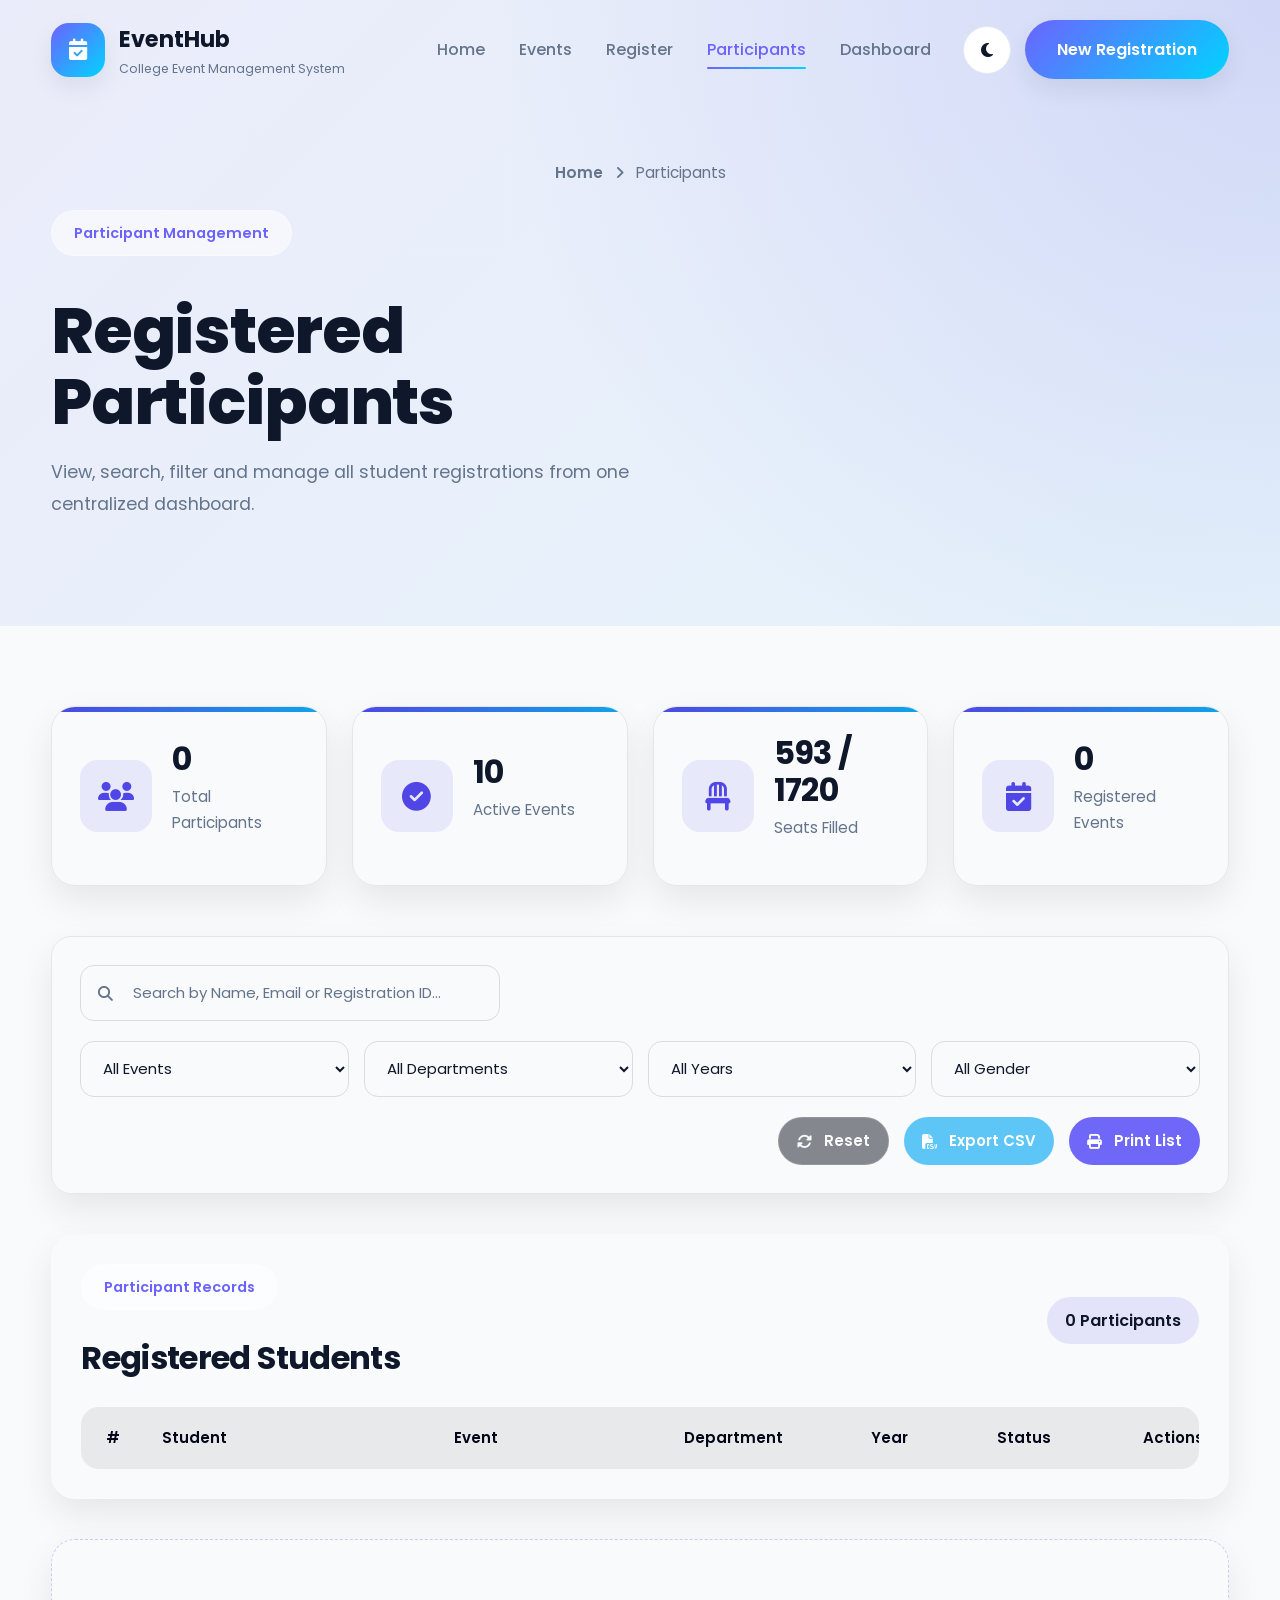
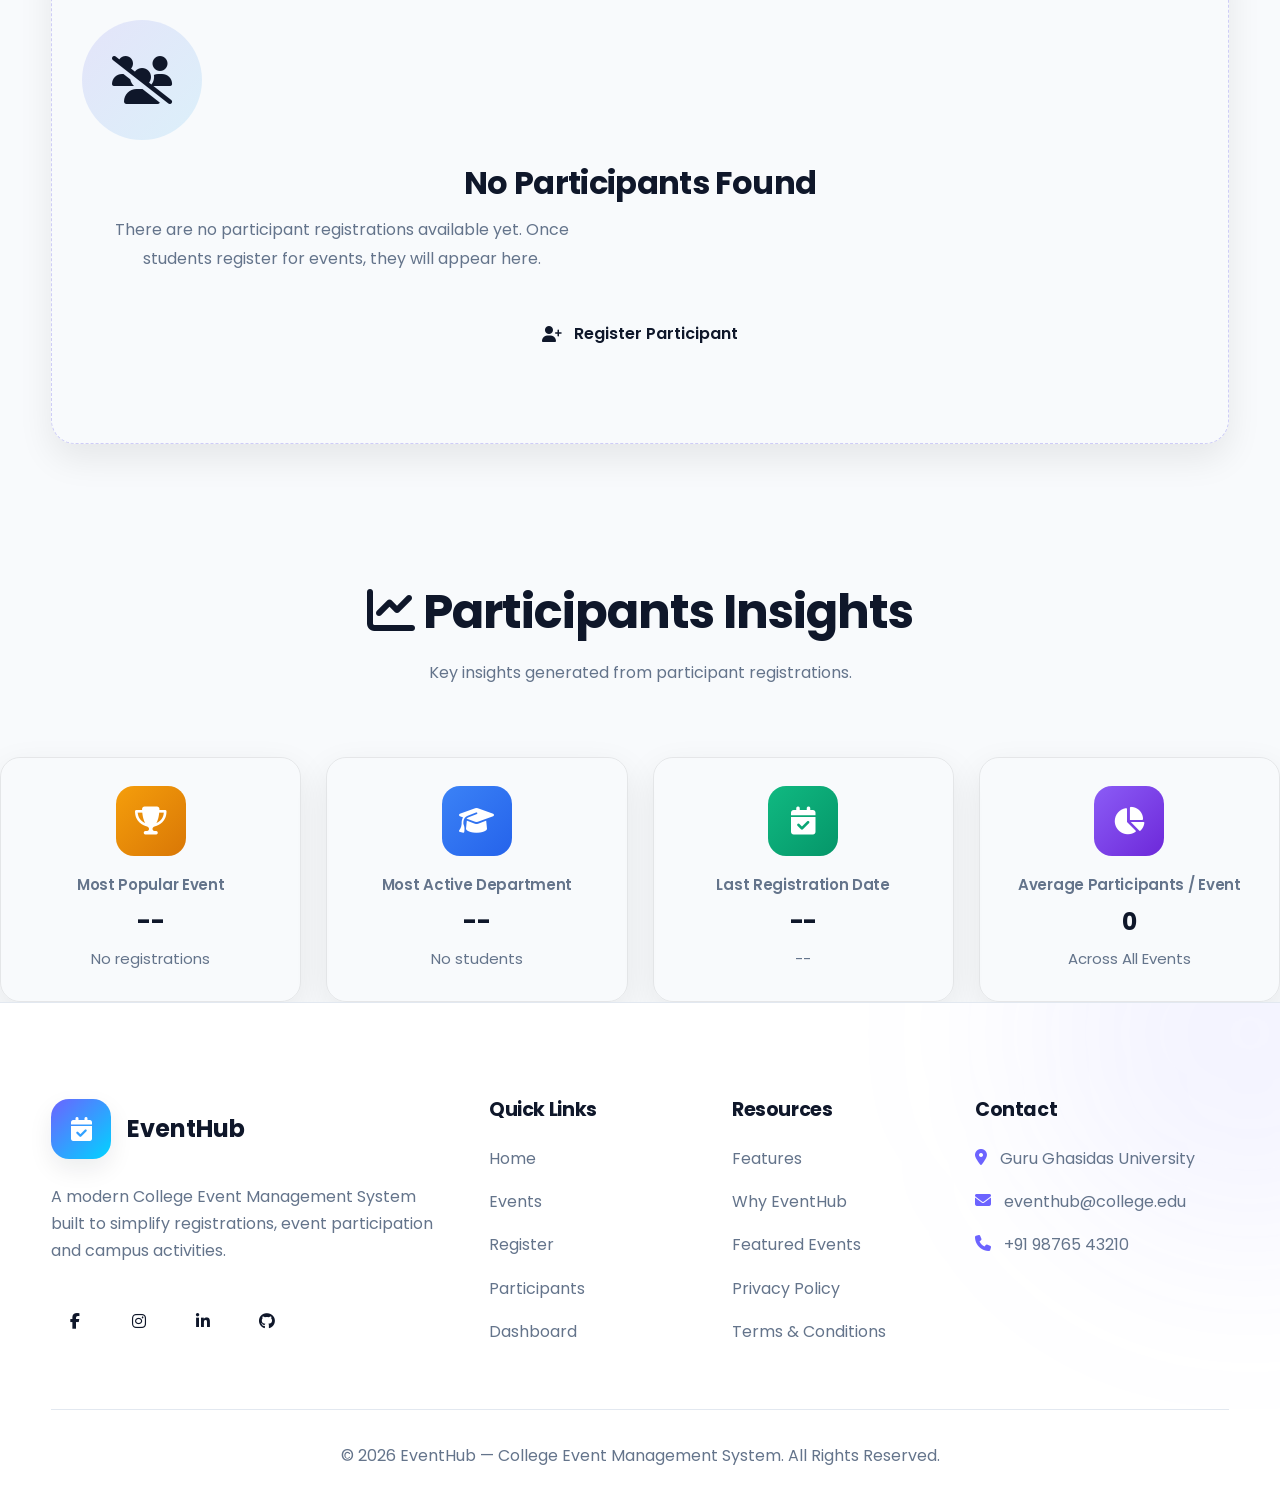
<file: participants.html>
<!DOCTYPE html>
<html lang="en">

<head>

    <!--==================================================
                        META
    ===================================================-->

    <meta charset="UTF-8">

    <meta name="viewport" content="width=device-width, initial-scale=1.0">

    <meta name="description" content="Register for college events with EventHub.">

    <meta name="keywords" content="College Events, Registration, EventHub">

    <title>Participants | EventHub</title>

    <!--==================================================
                    GOOGLE FONTS
    ===================================================-->

    <link rel="preconnect" href="https://fonts.googleapis.com">

    <link rel="preconnect" href="https://fonts.gstatic.com" crossorigin>

    <link href="https://fonts.googleapis.com/css2?family=Poppins:wght@300;400;500;600;700;800&display=swap"
        rel="stylesheet">

    <!--==================================================
                    FONT AWESOME
    ===================================================-->

    <link rel="stylesheet" href="https://cdnjs.cloudflare.com/ajax/libs/font-awesome/6.7.2/css/all.min.css">

    <!--==================================================
                        CSS
    ===================================================-->

    <link rel="stylesheet" href="style.css">

</head>

<body>


    <!-- =========================================
                PAGE LOADER
========================================== -->

    <div class="loader-wrapper" id="loader">

        <div class="loader">

            <div class="loader-ring"></div>

            <div class="loader-logo">

                <i class="fa-solid fa-calendar-check"></i>

            </div>

        </div>

        <h2>

            EventHub

        </h2>

        <p>

            Loading Participants...

        </p>

    </div>

    <!--==================================================
                        HEADER
===================================================-->

    <header class="navbar">


        <div class="container navbar-container">

            <!-- Logo -->

            <a href="index.html" class="logo" aria-label="EventHub Home">

                <div class="logo-icon">

                    <i class="fa-solid fa-calendar-check"></i>

                </div>

                <div class="logo-text">

                    <span class="brand">

                        EventHub

                    </span>

                    <small>

                        College Event Management System

                    </small>

                </div>

            </a>


            <!-- Navigation -->

            <nav class="nav-menu" id="navMenu" aria-label="Primary Navigation">

                <ul class="nav-links">

                    <li>

                        <a href="index.html">


                            Home

                        </a>

                    </li>

                    <li>

                        <a href="events.html">

                            Events

                        </a>

                    </li>

                    <li>

                        <a href="register.html">

                            Register

                        </a>

                    </li>

                    <li>

                        <a href="participants.html" class="active">

                            Participants

                        </a>

                    </li>

                    <li>

                        <a href="dashboard.html">

                            Dashboard

                        </a>

                    </li>

                </ul>

            </nav>


            <!-- Right Side -->

            <div class="nav-actions">

                <!-- Theme -->

                <button id="darkModeBtn" class="theme-btn" aria-label="Toggle Dark Mode">

                    <i class="fa-solid fa-moon"></i>

                </button>

                <!-- CTA -->

                <a href="register.html" class="btn nav-btn">

                    New Registration

                </a>

                <!-- Mobile -->

                <button class="menu-toggle" id="menuToggle" aria-label="Open Navigation">

                    <span></span>

                    <span></span>

                    <span></span>

                </button>

            </div>

        </div>

    </header>

    <!--==================================================
                PARTICIPANTS HERO
===================================================-->

    <section class="participants-hero">

        <div class="container">

            <div class="breadcrumb">

                <a href="index.html">

                    Home

                </a>

                <span>

                    <i class="fa-solid fa-angle-right"></i>

                </span>

                <span>

                    Participants

                </span>

            </div>

            <div class="participants-hero-content">

                <span class="section-tag">

                    Participant Management

                </span>

                <h1>

                    Registered

                    <span>

                        Participants

                    </span>

                </h1>

                <p>

                    View, search, filter and manage all student registrations
                    from one centralized dashboard.

                </p>

            </div>

        </div>

    </section>

    <!--==================================================
                MAIN CONTENT
===================================================-->

    <main>

        <!--==================================================
                PARTICIPANTS SECTION
    ===================================================-->

        <section class="participants-section">

            <div class="container">

                <!--==================================================
                                PARTICIPANTS STATISTICS
                ===================================================-->

                <div class="participants-stats">

                    <div class="stat-card">

                        <div class="stat-icon">

                            <i class="fa-solid fa-users"></i>

                        </div>

                        <div class="stat-content">

                            <h3 id="totalParticipants">

                                0

                            </h3>

                            <p>

                                Total Participants

                            </p>

                        </div>

                    </div>

                    <div class="stat-card">

                        <div class="stat-icon">

                            <i class="fa-solid fa-circle-check"></i>

                        </div>

                        <div class="stat-content">

                            <h3 id="activeEvents">

                                0

                            </h3>

                            <p>

                                Active Events

                            </p>

                        </div>

                    </div>

                    <div class="stat-card">

                        <div class="stat-icon">

                            <i class="fa-solid fa-chair"></i>

                        </div>

                        <div class="stat-content">

                            <h3 id="filledSeats">

                                0

                            </h3>

                            <p>

                                Seats Filled

                            </p>

                        </div>

                    </div>

                    <div class="stat-card">

                        <div class="stat-icon">

                            <i class="fa-solid fa-calendar-check"></i>

                        </div>

                        <div class="stat-content">

                            <h3 id="totalEvents">

                                0

                            </h3>

                            <p>

                                Registered Events

                            </p>

                        </div>

                    </div>

                </div>

                <!--==================================================
            SEARCH & FILTERS
===================================================-->

                <div class="participants-toolbar">

                    <!--==============================================
                    SEARCH
    ===============================================-->

                    <div class="search-box">

                        <i class="fa-solid fa-magnifying-glass"></i>

                        <input type="text" id="participantSearch"
                            placeholder="Search by Name, Email or Registration ID...">

                    </div>

                    <!--==============================================
                    FILTERS
    ===============================================-->

                    <div class="filter-group">

                        <select id="eventFilter">

                            <option value="">

                                All Events

                            </option>

                        </select>

                        <select id="departmentFilter">

                            <option value="">

                                All Departments

                            </option>

                            <option>B.Sc Computer Science</option>

                            <option>BCA</option>

                            <option>B.Com</option>

                            <option>BBA</option>

                            <option>BA</option>

                            <option>B.Sc Mathematics</option>

                            <option>B.Sc Physics</option>

                            <option>B.Sc Chemistry</option>

                        </select>

                        <select id="yearFilter">

                            <option value="">

                                All Years

                            </option>

                            <option>First Year</option>

                            <option>Second Year</option>

                            <option>Third Year</option>

                            <option>Fourth Year</option>

                        </select>

                        <select id="genderFilter">

                            <option value="">

                                All Gender

                            </option>

                            <option>Male</option>

                            <option>Female</option>

                            <option>Other</option>

                        </select>

                    </div>

                    <!--==============================================
                    ACTION BUTTONS
    ===============================================-->

                    <div class="toolbar-actions">

                        <button id="resetFilters" class="btn btn-outline">

                            <i class="fa-solid fa-rotate"></i>

                            Reset

                        </button>

                        <button id="exportCSV" class="btn btn-secondary">

                            <i class="fa-solid fa-file-csv"></i>

                            Export CSV

                        </button>

                        <button id="printParticipants" class="btn btn-primary">

                            <i class="fa-solid fa-print"></i>

                            Print List

                        </button>

                    </div>

                </div>

                <!--==================================================
                PARTICIPANTS TABLE
===================================================-->

                <div class="participants-table-wrapper">

                    <div class="table-header">

                        <div>

                            <span class="section-tag">

                                Participant Records

                            </span>

                            <h2>

                                Registered Students

                            </h2>

                        </div>

                        <span class="table-count" id="participantCount">

                            0 Participants

                        </span>

                    </div>

                    <div class="table-responsive">

                        <table class="participants-table">

                            <thead>

                                <tr>

                                    <th>#</th>

                                    <th>Student</th>

                                    <th>Event</th>

                                    <th>Department</th>

                                    <th>Year</th>

                                    <th>Status</th>

                                    <th>Actions</th>

                                </tr>

                            </thead>

                            <tbody id="participantsTableBody">

                                <!--==================================
                    Dynamic Rows
                ===================================-->

                            </tbody>

                        </table>

                    </div>

                </div>


                <!--==================================================
                EMPTY STATE
===================================================-->

                <div class="empty-state" id="emptyState">

                    <div class="empty-icon">

                        <i class="fa-solid fa-users-slash"></i>

                    </div>

                    <h2>

                        No Participants Found

                    </h2>

                    <p>

                        There are no participant registrations available yet.
                        Once students register for events, they will appear here.

                    </p>

                    <a href="register.html" class="btn btn-primary">

                        <i class="fa-solid fa-user-plus"></i>

                        Register Participant

                    </a>

                </div>


                <!--==================================================
                VIEW PARTICIPANT MODAL
===================================================-->

                <div id="participantModal" class="modal-overlay">

                    <div class="participant-modal">

                        <!--==========================================
                    MODAL HEADER
        ==========================================-->

                        <div class="modal-header">

                            <div>

                                <span class="section-tag">

                                    Participant Details

                                </span>

                                <h2>

                                    Registration Information

                                </h2>

                            </div>

                            <button id="closeParticipantModal" class="modal-close">

                                <i class="fa-solid fa-xmark"></i>

                            </button>

                        </div>

                        <!--==========================================
                    MODAL BODY
        ==========================================-->

                        <div class="participant-details">

                            <div class="detail-card">

                                <span>

                                    Registration ID

                                </span>

                                <strong id="viewRegistrationId">

                                    --

                                </strong>

                            </div>

                            <div class="detail-card">

                                <span>

                                    Student Name

                                </span>

                                <strong id="viewStudentName">

                                    --

                                </strong>

                            </div>

                            <div class="detail-card">

                                <span>

                                    Email Address

                                </span>

                                <strong id="viewEmail">

                                    --

                                </strong>

                            </div>

                            <div class="detail-card">

                                <span>

                                    Phone Number

                                </span>

                                <strong id="viewPhone">

                                    --

                                </strong>

                            </div>

                            <div class="detail-card">

                                <span>

                                    Department

                                </span>

                                <strong id="viewDepartment">

                                    --

                                </strong>

                            </div>

                            <div class="detail-card">

                                <span>

                                    Academic Year

                                </span>

                                <strong id="viewYear">

                                    --

                                </strong>

                            </div>

                            <div class="detail-card">

                                <span>

                                    Gender

                                </span>

                                <strong id="viewGender">

                                    --

                                </strong>

                            </div>

                            <div class="detail-card">

                                <span>

                                    Registered Event

                                </span>

                                <strong id="viewEvent">

                                    --

                                </strong>

                            </div>

                            <div class="detail-card">

                                <span>

                                    Event Venue

                                </span>

                                <strong id="viewVenue">

                                    --

                                </strong>

                            </div>

                            <div class="detail-card">

                                <span>

                                    Event Date

                                </span>

                                <strong id="viewEventDate">

                                    --

                                </strong>

                            </div>

                            <div class="detail-card">

                                <span>

                                    Event Time

                                </span>

                                <strong id="viewEventTime">

                                    --

                                </strong>

                            </div>

                            <div class="detail-card">

                                <span>

                                    Registration Date

                                </span>

                                <strong id="viewRegistrationDate">

                                    --

                                </strong>

                            </div>

                        </div>

                        <!--==========================================
                    MODAL FOOTER
        ==========================================-->

                        <div class="modal-actions">

                            <button id="printParticipant" class="btn btn-outline">

                                <i class="fa-solid fa-print"></i>

                                Print

                            </button>

                            <button id="closeModalBtn" class="btn btn-primary">

                                <i class="fa-solid fa-check"></i>

                                Close

                            </button>

                        </div>

                    </div>

                </div>


                <!--==================================================
            DELETE CONFIRMATION MODAL
===================================================-->

                <div id="deleteParticipantModal" class="modal-overlay">

                    <div class="delete-modal">

                        <!--==========================================
                    WARNING ICON
        ==========================================-->

                        <div class="delete-icon">

                            <i class="fa-solid fa-triangle-exclamation"></i>

                        </div>

                        <!--==========================================
                    CONTENT
        ==========================================-->

                        <span class="section-tag">

                            Delete Participant

                        </span>

                        <h2>

                            Are you sure?

                        </h2>

                        <p>

                            You are about to permanently remove this participant's
                            registration record.

                            <br><br>

                            This action cannot be undone.

                        </p>

                        <!--==========================================
                    PARTICIPANT INFO
        ==========================================-->

                        <div class="delete-participant-info">

                            <strong id="deleteParticipantName">

                                --

                            </strong>

                            <span id="deleteParticipantEvent">

                                --

                            </span>

                        </div>

                        <!--==========================================
                    ACTION BUTTONS
        ==========================================-->

                        <div class="modal-actions">

                            <button id="cancelDeleteParticipant" class="btn btn-outline">

                                <i class="fa-solid fa-xmark"></i>

                                Cancel

                            </button>

                            <button id="confirmDeleteParticipant" class="btn btn-danger">

                                <i class="fa-solid fa-trash"></i>

                                Delete Participant

                            </button>

                        </div>

                    </div>

                </div>


            </div>

        </section>



    </main>


    <!-- =====================================================
                    PARTICIPANTS INSIGHTS
====================================================== -->

    <section class="participants-insights">

        <div class="section-header">
            <h2><i class="fas fa-chart-line"></i> Participants Insights</h2>
            <p>Key insights generated from participant registrations.</p>
        </div>

        <div class="insights-grid">

            <!-- Most Popular Event -->

            <div class="insight-card">

                <div class="insight-icon event">
                    <i class="fas fa-trophy"></i>
                </div>

                <h3>Most Popular Event</h3>

                <h4 id="popularEvent">Hackathon 2026</h4>

                <span id="popularCount">42 Participants</span>

            </div>

            <!-- Most Active Department -->

            <div class="insight-card">

                <div class="insight-icon department">
                    <i class="fas fa-graduation-cap"></i>
                </div>

                <h3>Most Active Department</h3>

                <h4 id="activeDepartment">B.Sc Computer Science</h4>

                <span id="departmentCount">31 Students</span>

            </div>

            <!-- Last Registration Date -->

            <div class="insight-card">

                <div class="insight-icon date">
                    <i class="fas fa-calendar-check"></i>
                </div>

                <h3>Last Registration Date</h3>

                <h4 id="lastDate">05 July 2026</h4>

                <span id="lastTime">04:15 PM</span>

            </div>

            <!-- Average Participants -->

            <div class="insight-card">

                <div class="insight-icon average">
                    <i class="fas fa-chart-pie"></i>
                </div>

                <h3>Average Participants / Event</h3>

                <h4 id="averageParticipants">24 Students</h4>

                <span>Across All Events</span>

            </div>

        </div>

    </section>

    <!--==================================================
                        FOOTER
===================================================-->

    <footer class="footer">

        <div class="container">

            <div class="footer-grid">

                <!-- Brand -->

                <div class="footer-column">

                    <a href="index.html" class="footer-logo">

                        <i class="fa-solid fa-calendar-check"></i>

                        <span>

                            EventHub

                        </span>

                    </a>

                    <p>

                        A modern College Event Management
                        System built to simplify registrations,
                        event participation and campus
                        activities.

                    </p>

                    <div class="footer-social">

                        <a href="#">

                            <i class="fab fa-facebook-f"></i>

                        </a>

                        <a href="#">

                            <i class="fab fa-instagram"></i>

                        </a>

                        <a href="#">

                            <i class="fab fa-linkedin-in"></i>

                        </a>

                        <a href="#">

                            <i class="fab fa-github"></i>

                        </a>

                    </div>

                </div>

                <!-- Quick Links -->

                <div class="footer-column">

                    <h3>

                        Quick Links

                    </h3>

                    <ul>

                        <li>

                            <a href="index.html">

                                Home

                            </a>

                        </li>

                        <li>

                            <a href="events.html">

                                Events

                            </a>

                        </li>

                        <li>

                            <a href="register.html">

                                Register

                            </a>

                        </li>

                        <li>

                            <a href="participants.html">

                                Participants

                            </a>

                        </li>

                        <li>

                            <a href="dashboard.html">

                                Dashboard

                            </a>

                        </li>

                    </ul>

                </div>

                <!-- Resources -->

                <div class="footer-column">

                    <h3>

                        Resources

                    </h3>

                    <ul>

                        <li>

                            <a href="#features">

                                Features

                            </a>

                        </li>

                        <li>

                            <a href="#why-us">

                                Why EventHub

                            </a>

                        </li>

                        <li>

                            <a href="#events">

                                Featured Events

                            </a>

                        </li>

                        <li>

                            <a href="#">

                                Privacy Policy

                            </a>

                        </li>

                        <li>

                            <a href="#">

                                Terms & Conditions

                            </a>

                        </li>

                    </ul>

                </div>

                <!-- Contact -->

                <div class="footer-column">

                    <h3>

                        Contact

                    </h3>

                    <ul class="footer-contact">

                        <li>

                            <i class="fa-solid fa-location-dot"></i>

                            Guru Ghasidas University

                        </li>

                        <li>

                            <i class="fa-solid fa-envelope"></i>

                            eventhub@college.edu

                        </li>

                        <li>

                            <i class="fa-solid fa-phone"></i>

                            +91 98765 43210

                        </li>

                    </ul>

                </div>

            </div>

            <!-- Footer Bottom -->

            <div class="footer-bottom">

                <p>

                    © 2026 EventHub —
                    College Event Management System.
                    All Rights Reserved.

                </p>

            </div>

        </div>

    </footer>

    <!--==================================================
                TOAST NOTIFICATION
===================================================-->

<div id="toast" class="toast">

    <i id="toastIcon" class="fa-solid fa-circle-check"></i>

    <span id="toastMessage"></span>

    <div class="toast-progress"></div>

</div>

    <!--==================================================
                    JAVASCRIPT
===================================================-->

    <script src="eventData.js"></script>

    <script src="storage.js"></script>

    <script src="validation.js"></script>

    <script src="app.js"></script>

    <script src="participants.js"></script>

</body>

</html>
</file>
<file: style.css>
/*======================================================================
                            EVENTHUB V2
                  College Event Management System
                     Professional Stylesheet v2.0
=======================================================================*/



/*======================================================================
                                RESET
=======================================================================*/

*,
*::before,
*::after {
    margin: 0;
    padding: 0;
    box-sizing: border-box;
}

html {
    font-size: 16px;
    scroll-behavior: smooth;
    -webkit-text-size-adjust: 100%;
}

body {
    min-height: 100vh;
    overflow-x: hidden;
    text-rendering: optimizeLegibility;
    -webkit-font-smoothing: antialiased;
    -moz-osx-font-smoothing: grayscale;
}

img,
picture,
svg,
video {
    display: block;
    max-width: 100%;
}

button,
input,
textarea,
select {
    font: inherit;
    border: none;
    outline: none;
    background: none;
}

button {
    cursor: pointer;
}

a {
    color: inherit;
    text-decoration: none;
}

ul,
ol {
    list-style: none;
}



/*======================================================================
                            DESIGN SYSTEM
=======================================================================*/

:root {

    /*==========================
        BRAND COLORS
==========================*/

    --primary: #6C63FF;

    --secondary: #00D4FF;

    --accent: #FF6B81;

    --success: #22C55E;

    --warning: #F59E0B;

    --danger: #EF4444;


    /*==========================
        LIGHT THEME
==========================*/

    --bg: #F8FAFC;

    --surface: #FFFFFF;

    --surface-2: #F1F5F9;

    --surface-3: #E2E8F0;

    --text: #0F172A;

    --text-light: #64748B;

    --border: #E2E8F0;


    /*==========================
        GLASS
==========================*/

    --glass-bg: rgba(255, 255, 255, .55);

    --glass-border: rgba(255, 255, 255, .28);

    --glass-shadow:
        0 18px 45px rgba(15, 23, 42, .08);


    /*==========================
        GRADIENTS
==========================*/

    --gradient:
        linear-gradient(135deg,
            var(--primary),
            var(--secondary));

    --gradient-alt:
        linear-gradient(135deg,
            var(--accent),
            var(--primary));

    --gradient-dark:
        linear-gradient(180deg,
            rgba(255, 255, 255, .12),
            rgba(255, 255, 255, .02));


    /*==========================
        TYPOGRAPHY
==========================*/

    --font-main:
        "Poppins",
        sans-serif;

    --fs-xs: .75rem;

    --fs-sm: .875rem;

    --fs-base: 1rem;

    --fs-md: 1.125rem;

    --fs-lg: 1.35rem;

    --fs-xl: 2rem;

    --fs-2xl: 3rem;

    --fs-display:
        clamp(3rem, 7vw, 5.5rem);


    /*==========================
        FONT WEIGHT
==========================*/

    --fw-regular: 400;

    --fw-medium: 500;

    --fw-semibold: 600;

    --fw-bold: 700;

    --fw-black: 800;


    /*==========================
        SPACING
==========================*/

    --space-1: .25rem;

    --space-2: .5rem;

    --space-3: .75rem;

    --space-4: 1rem;

    --space-5: 1.5rem;

    --space-6: 2rem;

    --space-7: 3rem;

    --space-8: 5rem;


    /*==========================
        BORDER RADIUS
==========================*/

    --radius-sm: 12px;

    --radius-md: 18px;

    --radius-lg: 26px;

    --radius-xl: 36px;

    --radius-full: 999px;


    /*==========================
        SHADOWS
==========================*/

    --shadow-xs:
        0 2px 6px rgba(15, 23, 42, .05);

    --shadow-sm:
        0 10px 24px rgba(15, 23, 42, .08);

    --shadow:
        0 20px 45px rgba(15, 23, 42, .12);

    --shadow-lg:
        0 35px 70px rgba(15, 23, 42, .18);


    /*==========================
        TRANSITIONS
==========================*/

    --transition-fast:
        .2s ease;

    --transition:
        .35s cubic-bezier(.22, 1, .36, 1);

    --transition-slow:
        .6s cubic-bezier(.22, 1, .36, 1);


    /*==========================
        Z-INDEX
==========================*/

    --z-loader: 9999;

    --z-modal: 999;

    --z-navbar: 500;

    --z-overlay: 200;

    --z-dropdown: 150;

}



/*======================================================================
                            DARK MODE
=======================================================================*/

body.dark {

    --bg: #020617;

    --surface: #0F172A;

    --surface-2: #162032;

    --surface-3: #1E293B;

    --text: #F8FAFC;

    --text-light: #CBD5E1;

    --border: rgba(255, 255, 255, .08);

    --glass-bg: rgba(15, 23, 42, .55);

    --glass-border: rgba(255, 255, 255, .08);

}



/*======================================================================
                            BASE
=======================================================================*/

body {

    font-family: var(--font-main);

    font-size: var(--fs-base);

    font-weight: var(--fw-regular);

    line-height: 1.7;

    background: var(--bg);

    color: var(--text);

    transition:

        background var(--transition),

        color var(--transition);

}



/*======================================================================
                        COMMON ELEMENTS
=======================================================================*/

section {

    position: relative;

}

main {

    overflow: hidden;

}

html {

    scroll-padding-top: 90px;

}

::selection {

    background: var(--primary);

    color: #fff;

}

/*======================================================================
                            TYPOGRAPHY
=======================================================================*/

h1,
h2,
h3,
h4,
h5,
h6 {
    color: var(--text);
    font-weight: var(--fw-bold);
    line-height: 1.15;
    letter-spacing: -0.02em;
}

h1 {
    font-size: var(--fs-display);
}

h2 {
    font-size: clamp(2rem, 5vw, 3rem);
}

h3 {
    font-size: 1.35rem;
}

p {
    color: var(--text-light);
    margin-bottom: 1rem;
}

small {
    font-size: var(--fs-sm);
    color: var(--text-light);
}



/*======================================================================
                            CONTAINER
=======================================================================*/

.container {
    width: min(92%, 1280px);
    margin-inline: auto;
}



/*======================================================================
                            SECTION
=======================================================================*/

.section {
    padding: 120px 0;
}

.section-header {
    max-width: 760px;
    margin: 0 auto 70px;
    text-align: center;
}

.section-tag {
    display: inline-flex;
    align-items: center;
    justify-content: center;
    padding: 10px 22px;
    margin-bottom: 20px;
    border-radius: var(--radius-full);
    background: var(--glass-bg);
    border: 1px solid var(--glass-border);
    backdrop-filter: blur(14px);
    color: var(--primary);
    font-size: .9rem;
    font-weight: var(--fw-semibold);
}

.section-header h2 {
    margin-bottom: 20px;
}

.section-header h2 span {
    background: var(--gradient);
    background-clip: text;
    -webkit-background-clip: text;
    -webkit-text-fill-color: transparent;
}

.section-header p {
    max-width: 650px;
    margin-inline: auto;
}



/*======================================================================
                            BUTTONS
=======================================================================*/

.btn {
    position: relative;
    display: inline-flex;
    align-items: center;
    justify-content: center;
    gap: 12px;
    padding: 16px 32px;
    border-radius: var(--radius-full);
    font-weight: var(--fw-semibold);
    transition: var(--transition);
    overflow: hidden;
    user-select: none;
    white-space: nowrap;
}

.btn i {
    transition: var(--transition);
}

.btn:hover i {
    transform: translateX(4px);
}

.primary-btn {
    color: #fff;
    background: var(--gradient);
    box-shadow: var(--shadow-sm);
}

.primary-btn:hover {
    transform: translateY(-5px);
    box-shadow: var(--shadow);
}

.secondary-btn {
    color: var(--text);
    background: var(--surface);
    border: 1px solid var(--border);
}

.secondary-btn:hover {
    transform: translateY(-5px);
    background: var(--surface-2);
}



/*======================================================================
                            GLASS
=======================================================================*/

.glass {
    position: relative;
    background: var(--glass-bg);
    border: 1px solid var(--glass-border);
    backdrop-filter: blur(18px);
    -webkit-backdrop-filter: blur(18px);
    box-shadow: var(--glass-shadow);
    overflow: hidden;
}

.glass::before {
    content: "";
    position: absolute;
    inset: 0;
    background:
        linear-gradient(135deg,
            rgba(255, 255, 255, .12),
            transparent 55%);
    pointer-events: none;
}



/*======================================================================
                        CARD COMPONENT
=======================================================================*/

.card {
    background: var(--surface);
    border-radius: var(--radius-lg);
    box-shadow: var(--shadow-sm);
    transition: var(--transition);
}

.card:hover {
    transform: translateY(-8px);
    box-shadow: var(--shadow);
}



/*======================================================================
                        GRID HELPERS
=======================================================================*/

.grid {
    display: grid;
}

.grid-2 {
    display: grid;
    grid-template-columns: repeat(2, 1fr);
    gap: 2rem;
}

.grid-3 {
    display: grid;
    grid-template-columns: repeat(3, 1fr);
    gap: 2rem;
}

.grid-4 {
    display: grid;
    grid-template-columns: repeat(4, 1fr);
    gap: 2rem;
}



/*======================================================================
                        FLEX HELPERS
=======================================================================*/

.flex {
    display: flex;
}

.flex-center {
    display: flex;
    align-items: center;
    justify-content: center;
}

.flex-between {
    display: flex;
    align-items: center;
    justify-content: space-between;
}

.flex-column {
    display: flex;
    flex-direction: column;
}



/*======================================================================
                        SPACING HELPERS
=======================================================================*/

.mt-1 {
    margin-top: 1rem;
}

.mt-2 {
    margin-top: 2rem;
}

.mt-3 {
    margin-top: 3rem;
}

.mb-1 {
    margin-bottom: 1rem;
}

.mb-2 {
    margin-bottom: 2rem;
}

.mb-3 {
    margin-bottom: 3rem;
}

.pt-1 {
    padding-top: 1rem;
}

.pt-2 {
    padding-top: 2rem;
}

.pt-3 {
    padding-top: 3rem;
}

.pb-1 {
    padding-bottom: 1rem;
}

.pb-2 {
    padding-bottom: 2rem;
}

.pb-3 {
    padding-bottom: 3rem;
}



/*======================================================================
                        TEXT HELPERS
=======================================================================*/

.text-center {
    text-align: center;
}

.text-left {
    text-align: left;
}

.text-right {
    text-align: right;
}

.text-gradient {
    background: var(--gradient);
    background-clip: text;
    -webkit-background-clip: text;
    -webkit-text-fill-color: transparent;
}



/*======================================================================
                        DISPLAY HELPERS
=======================================================================*/

.hidden {
    display: none !important;
}

.w-100 {
    width: 100%;
}

.rounded {
    border-radius: var(--radius-lg);
}



/*======================================================================
                    CUSTOM SCROLLBAR
=======================================================================*/

::-webkit-scrollbar {
    width: 10px;
}

::-webkit-scrollbar-track {
    background: var(--surface);
}

::-webkit-scrollbar-thumb {
    background: var(--gradient);
    border-radius: 999px;
}

::-webkit-scrollbar-thumb:hover {
    filter: brightness(1.1);
}



/*======================================================================
                    ACCESSIBILITY
=======================================================================*/

:focus-visible {
    outline: 3px solid var(--secondary);
    outline-offset: 4px;
}

button:disabled,
input:disabled {
    cursor: not-allowed;
    opacity: .6;
}



/*======================================================================
                    PERFORMANCE
=======================================================================*/

img,
button,
.btn,
.card,
.glass {
    will-change: transform;
}

@media (prefers-reduced-motion:reduce) {

    *,
    *::before,
    *::after {
        animation: none !important;
        transition: none !important;
        scroll-behavior: auto !important;
    }

}

/*======================================================================
                            LOADER
======================================================================*/

.loader-wrapper {
    position: fixed;
    inset: 0;
    display: flex;
    flex-direction: column;
    align-items: center;
    justify-content: center;
    gap: 1rem;
    background: var(--bg);
    z-index: var(--z-loader);
    transition:
        opacity .6s ease,
        visibility .6s ease;
}

.loader-wrapper.hidden {
    opacity: 0;
    visibility: hidden;
    pointer-events: none;
}

.loader {
    position: relative;
    width: 92px;
    height: 92px;
}

.loader-ring {
    width: 100%;
    height: 100%;
    border-radius: 50%;
    border: 5px solid rgba(108, 99, 255, .12);
    border-top-color: var(--primary);
    animation: loaderSpin 1s linear infinite;
}

.loader-logo {
    position: absolute;
    inset: 0;
    display: flex;
    align-items: center;
    justify-content: center;
    color: var(--primary);
    font-size: 2rem;
}

.loader-wrapper h2 {
    font-size: 1.7rem;
    margin-top: .75rem;
}

.loader-wrapper p {
    color: var(--text-light);
    margin: 0;
}



/*======================================================================
                            NAVBAR
======================================================================*/

.navbar {
    position: fixed;
    top: 0;
    left: 0;
    width: 100%;
    z-index: var(--z-navbar);
    padding: 20px 0;
    transition:
        background var(--transition),
        padding var(--transition),
        box-shadow var(--transition),
        backdrop-filter var(--transition);
}

.navbar.scrolled {
    padding: 12px 0;
    background: rgba(255, 255, 255, .75);
    backdrop-filter: blur(18px);
    -webkit-backdrop-filter: blur(18px);
    border-bottom: 1px solid rgba(255, 255, 255, .15);
    box-shadow: var(--shadow-sm);
}

body.dark .navbar.scrolled {
    background: rgba(2, 6, 23, .82);
}



/*======================================================================
                        NAVBAR CONTAINER
======================================================================*/

.navbar-container {
    display: flex;
    align-items: center;
    justify-content: space-between;
    gap: 2rem;
}



/*======================================================================
                            LOGO
======================================================================*/

.logo {
    display: flex;
    align-items: center;
    gap: 14px;
    transition: var(--transition);
}

.logo:hover {
    transform: translateY(-2px);
}

.logo-icon {
    width: 54px;
    height: 54px;
    border-radius: 18px;
    display: flex;
    align-items: center;
    justify-content: center;
    background: var(--gradient);
    color: #fff;
    font-size: 1.3rem;
    box-shadow: var(--shadow-sm);
    transition: var(--transition);
}

.logo:hover .logo-icon {
    transform: rotate(-10deg) scale(1.08);
}

.logo-text {
    display: flex;
    flex-direction: column;
}

.logo-text .brand {
    font-size: 1.4rem;
    font-weight: 700;
    color: var(--text);
}

.logo-text small {
    font-size: .78rem;
    color: var(--text-light);
}



/*======================================================================
                        NAVIGATION
======================================================================*/

.nav-menu {
    margin-left: auto;
}

.nav-links {
    display: flex;
    align-items: center;
    gap: 34px;
}

.nav-links a {
    position: relative;
    color: var(--text-light);
    font-weight: 500;
    transition: var(--transition-fast);
}

.nav-links a:hover,
.nav-links a.active {
    color: var(--primary);
}

.nav-links a::after {
    content: "";
    position: absolute;
    left: 0;
    bottom: -8px;
    width: 0;
    height: 2px;
    background: var(--gradient);
    border-radius: 999px;
    transition: width var(--transition);
}

.nav-links a:hover::after,
.nav-links a.active::after {
    width: 100%;
}



/*======================================================================
                        NAV ACTIONS
======================================================================*/

.nav-actions {
    display: flex;
    align-items: center;
    gap: 14px;
}



/*======================================================================
                        THEME BUTTON
======================================================================*/

.theme-btn {
    width: 48px;
    height: 48px;
    border-radius: 50%;
    display: grid;
    place-items: center;
    background: var(--surface);
    border: 1px solid var(--border);
    color: var(--text);
    transition: var(--transition);
}

.theme-btn i {
    transition: transform .45s ease;
}

.theme-btn:hover {
    background: var(--gradient);
    color: #fff;
    border-color: transparent;
    transform: translateY(-3px);
}

.theme-btn:hover i {
    transform: rotate(180deg);
}



/*======================================================================
                        NAV BUTTON
======================================================================*/

.nav-btn {
    position: relative;
    overflow: hidden;
    color: #fff;
    background: var(--gradient);
    box-shadow: var(--shadow-sm);
}

.nav-btn:hover {
    transform: translateY(-4px);
    box-shadow: var(--shadow);
}

.nav-btn::before {
    content: "";
    position: absolute;
    top: 0;
    left: -120%;
    width: 60%;
    height: 100%;
    background:
        linear-gradient(90deg,
            transparent,
            rgba(255, 255, 255, .35),
            transparent);
    transform: skewX(-25deg);
}

.nav-btn:hover::before {
    left: 150%;
    transition: left .7s ease;
}



/*======================================================================
                        MOBILE TOGGLE
======================================================================*/

.menu-toggle {
    display: none;
    width: 48px;
    height: 48px;
    border-radius: 14px;
    background: var(--surface);
    border: 1px solid var(--border);
    align-items: center;
    justify-content: center;
    flex-direction: column;
    gap: 6px;
    transition: var(--transition);
}

.menu-toggle span {
    width: 22px;
    height: 2px;
    background: var(--text);
    border-radius: 999px;
    transition: var(--transition);
}

.menu-toggle:hover {
    background: var(--surface-2);
}



/*======================================================================
                        KEYFRAMES
======================================================================*/

@keyframes loaderSpin {
    to {
        transform: rotate(360deg);
    }
}

/*======================================================================
                            HERO
======================================================================*/

.hero {
    position: relative;
    min-height: 100vh;
    display: flex;
    align-items: center;
    overflow: hidden;
    padding-top: 140px;
    padding-bottom: 100px;
    isolation: isolate;
}



/*======================================================================
                        HERO BACKGROUND
======================================================================*/

.hero-bg {
    position: absolute;
    inset: 0;
    z-index: -4;
    background:
        radial-gradient(circle at 20% 20%, rgba(108, 99, 255, .25), transparent 45%),
        radial-gradient(circle at 80% 25%, rgba(0, 212, 255, .22), transparent 42%),
        radial-gradient(circle at 50% 85%, rgba(255, 107, 129, .18), transparent 38%);
    filter: blur(60px);
    animation: auroraMove 18s ease-in-out infinite alternate;
}

.hero-grid {
    position: absolute;
    inset: 0;
    z-index: -3;
    opacity: .08;
    background-image:
        linear-gradient(rgba(255, 255, 255, .08) 1px, transparent 1px),
        linear-gradient(90deg, rgba(255, 255, 255, .08) 1px, transparent 1px);
    background-size: 50px 50px;
}

.hero-noise {
    position: absolute;
    inset: 0;
    z-index: -2;
    opacity: .04;
    background-image:
        radial-gradient(circle, rgba(255, 255, 255, .4) 1px, transparent 1px);
    background-size: 8px 8px;
}



/*======================================================================
                        HERO CONTAINER
======================================================================*/

.hero-container {
    display: grid;
    grid-template-columns: 1.1fr .9fr;
    align-items: center;
    gap: 5rem;
}



/*======================================================================
                        HERO LEFT
======================================================================*/

.hero-left {
    display: flex;
    flex-direction: column;
    align-items: flex-start;
}



/*======================================================================
                        HERO BADGE
======================================================================*/

.hero-badge {
    display: inline-flex;
    align-items: center;
    gap: .75rem;
    padding: 12px 22px;
    margin-bottom: 2rem;
    border-radius: 999px;
    background: var(--glass-bg);
    border: 1px solid var(--glass-border);
    backdrop-filter: blur(18px);
    color: var(--primary);
    font-weight: 600;
    box-shadow: var(--shadow-xs);
}

.hero-badge i {
    color: var(--secondary);
}



/*======================================================================
                        HERO HEADING
======================================================================*/

.hero-left h1 {
    max-width: 700px;
    margin-bottom: 1.5rem;
    line-height: 1.05;
}

.hero-left h1 span {
    background: var(--gradient);
    background-size: 300% 300%;
    background-clip: text;
    -webkit-background-clip: text;
    -webkit-text-fill-color: transparent;
    animation: gradientFlow 8s linear infinite;
}



/*======================================================================
                        HERO DESCRIPTION
======================================================================*/

.hero-left p {
    max-width: 620px;
    margin-bottom: 2.5rem;
    font-size: 1.08rem;
    line-height: 1.9;
}



/*======================================================================
                        HERO BUTTONS
======================================================================*/

.hero-buttons {
    display: flex;
    align-items: center;
    gap: 18px;
    margin-bottom: 3rem;
}

.hero-buttons .btn {
    min-width: 180px;
}



/*======================================================================
                        HERO STATS
======================================================================*/

.hero-stats {
    display: grid;
    grid-template-columns: repeat(4, 1fr);
    gap: 20px;
    width: 100%;
}

.hero-stat {
    padding: 22px;
    text-align: center;
    border-radius: var(--radius-lg);
    background: var(--glass-bg);
    border: 1px solid var(--glass-border);
    backdrop-filter: blur(16px);
    transition: var(--transition);
    box-shadow: var(--shadow-xs);
}

.hero-stat:hover {
    transform: translateY(-8px);
    box-shadow: var(--shadow);
}

.hero-stat h2 {
    margin-bottom: .4rem;
    font-size: 2rem;
    color: var(--primary);
}

.hero-stat p {
    margin: 0;
    font-size: .9rem;
}



/*======================================================================
                        HERO FLOAT EFFECT
======================================================================*/

.hero-badge,
.hero-stat {
    animation: floatCard 6s ease-in-out infinite;
}

.hero-stat:nth-child(2) {
    animation-delay: .4s;
}

.hero-stat:nth-child(3) {
    animation-delay: .8s;
}

.hero-stat:nth-child(4) {
    animation-delay: 1.2s;
}

/*======================================================================
                        HERO RIGHT
======================================================================*/

.hero-right {
    position: relative;
    display: flex;
    align-items: center;
    justify-content: center;
    min-height: 650px;
}

.hero-right::before {
    content: "";
    position: absolute;
    width: 520px;
    height: 520px;
    border-radius: 50%;
    background:
        radial-gradient(circle,
            rgba(108, 99, 255, .18),
            transparent 70%);
    filter: blur(70px);
    z-index: -2;
}



/*======================================================================
                    DASHBOARD PREVIEW
======================================================================*/

.dashboard-preview {
    position: relative;
    width: 100%;
    max-width: 520px;
    padding: 28px;
    border-radius: 30px;
    overflow: hidden;
    transition: var(--transition);
}

.dashboard-preview:hover {
    transform:
        translateY(-12px) rotateX(2deg) rotateY(-2deg);
}

.dashboard-preview::before {
    content: "";
    position: absolute;
    inset: 0;
    background:
        linear-gradient(135deg,
            rgba(255, 255, 255, .08),
            transparent 45%);
    pointer-events: none;
}



/*======================================================================
                    DASHBOARD HEADER
======================================================================*/

.dashboard-top {
    display: flex;
    justify-content: space-between;
    align-items: center;
    margin-bottom: 28px;
}

.dashboard-title {
    display: flex;
    align-items: center;
    gap: 14px;
}

.dashboard-title i {
    width: 48px;
    height: 48px;
    display: grid;
    place-items: center;
    border-radius: 16px;
    background: var(--gradient);
    color: #fff;
    font-size: 1.1rem;
}

.dashboard-title strong {
    display: block;
    color: var(--text);
    margin-bottom: 4px;
}

.dashboard-title small {
    color: var(--text-light);
}

.status {
    padding: 8px 14px;
    border-radius: 999px;
    font-size: .8rem;
    font-weight: 600;
}

.status.online {
    color: #22C55E;
    background: rgba(34, 197, 94, .12);
}



/*======================================================================
                    DASHBOARD CARDS
======================================================================*/

.dashboard-cards {
    display: grid;
    grid-template-columns: repeat(2, 1fr);
    gap: 18px;
    margin-bottom: 28px;
}

.dash-card {
    padding: 22px;
    border-radius: 20px;
    background: var(--surface);
    border: 1px solid var(--border);
    transition: var(--transition);
}

.dash-card:hover {
    transform: translateY(-8px);
}

.dash-card i {
    width: 46px;
    height: 46px;
    display: grid;
    place-items: center;
    border-radius: 14px;
    color: #fff;
    background: var(--gradient);
    margin-bottom: 16px;
}

.dash-card h3 {
    margin-bottom: 6px;
    color: var(--text);
}

.dash-card span {
    color: var(--text-light);
    font-size: .9rem;
}



/*======================================================================
                    PROGRESS BAR
======================================================================*/

.dashboard-progress {
    margin-bottom: 28px;
}

.dashboard-progress span {
    display: flex;
    justify-content: space-between;
    margin-bottom: 10px;
    font-size: .9rem;
    color: var(--text-light);
}

.progress {
    width: 100%;
    height: 10px;
    border-radius: 999px;
    background: var(--surface-2);
    overflow: hidden;
}

.progress-fill {
    width: 82%;
    height: 100%;
    border-radius: 999px;
    background: var(--gradient);
    animation: progressLoad 2s ease;
}



/*======================================================================
                    ACTIVITY
======================================================================*/

.dashboard-activity {
    display: flex;
    flex-direction: column;
    gap: 16px;
}

.activity-item {
    display: flex;
    align-items: flex-start;
    gap: 14px;
    padding: 14px;
    border-radius: 16px;
    background: var(--surface);
    transition: var(--transition);
}

.activity-item:hover {
    transform: translateX(8px);
}

.activity-item i {
    color: var(--primary);
    margin-top: 3px;
}

.activity-item strong {
    display: block;
    color: var(--text);
    margin-bottom: 4px;
}

.activity-item span {
    color: var(--text-light);
    font-size: .85rem;
}



/*======================================================================
                    FLOATING CARDS
======================================================================*/

.floating-card {
    position: absolute;
    display: flex;
    align-items: center;
    gap: 16px;
    padding: 18px;
    border-radius: 20px;
    animation: floatCard 6s ease-in-out infinite;
    box-shadow: var(--shadow-sm);
}

.card-one {
    top: -20px;
    right: -40px;
}

.card-two {
    left: -50px;
    bottom: 90px;
    animation-delay: 2s;
}

.card-three {
    right: -35px;
    bottom: -20px;
    animation-delay: 4s;
}

.floating-icon {
    width: 52px;
    height: 52px;
    display: grid;
    place-items: center;
    border-radius: 16px;
    color: #fff;
    background: var(--gradient);
}

.floating-card h4 {
    font-size: .95rem;
    margin-bottom: 4px;
}

.floating-card span {
    font-size: .82rem;
    color: var(--text-light);
}



/*======================================================================
                    TRUSTED SECTION
======================================================================*/

.hero-trusted {
    display: flex;
    align-items: center;
    justify-content: space-between;
    gap: 24px;
    margin-top: 40px;
    padding-top: 25px;
    border-top: 1px solid var(--border);
}

.trusted-icons {
    display: flex;
    gap: 14px;
}

.trusted-icons i {
    width: 48px;
    height: 48px;
    display: grid;
    place-items: center;
    border-radius: 16px;
    background: var(--glass-bg);
    transition: var(--transition);
}

.trusted-icons i:hover {
    background: var(--gradient);
    color: #fff;
    transform: translateY(-6px);
}



/*======================================================================
                    SCROLL INDICATOR
======================================================================*/

.scroll-indicator {
    position: absolute;
    left: 50%;
    bottom: 28px;
    transform: translateX(-50%);
    display: flex;
    flex-direction: column;
    align-items: center;
    gap: 10px;
}

.scroll-indicator span {
    font-size: .8rem;
    color: var(--text-light);
}

.scroll-mouse {
    width: 34px;
    height: 56px;
    border-radius: 30px;
    border: 2px solid rgba(255, 255, 255, .35);
    display: flex;
    justify-content: center;
    padding-top: 8px;
}

.scroll-wheel {
    width: 5px;
    height: 10px;
    border-radius: 999px;
    background: var(--secondary);
    animation: wheelMove 2s infinite;
}



/*======================================================================
                        HERO KEYFRAMES
======================================================================*/

@keyframes auroraMove {

    0% {
        transform: translate(0, 0) scale(1);
    }

    100% {
        transform: translate(-40px, -20px) scale(1.15);
    }

}

@keyframes gradientFlow {

    0% {
        background-position: 0% 50%;
    }

    100% {
        background-position: 100% 50%;
    }

}

@keyframes floatCard {

    0%,
    100% {
        transform: translateY(0);
    }

    50% {
        transform: translateY(-14px);
    }

}

@keyframes progressLoad {

    from {
        width: 0;
    }

}

@keyframes wheelMove {

    0% {
        transform: translateY(0);
        opacity: 1;
    }

    50% {
        transform: translateY(12px);
        opacity: .35;
    }

    100% {
        transform: translateY(0);
        opacity: 1;
    }

}

/*======================================================================
                        FEATURES
======================================================================*/

.features {
    position: relative;
    overflow: hidden;
}

.features::before {
    content: "";
    position: absolute;
    top: -180px;
    left: -180px;
    width: 420px;
    height: 420px;
    border-radius: 50%;
    background: rgba(108, 99, 255, .08);
    filter: blur(90px);
    pointer-events: none;
}

.features-grid {
    display: grid;
    grid-template-columns: repeat(4, 1fr);
    gap: 2rem;
}

.feature-card {
    position: relative;
    padding: 2.5rem 2rem;
    border-radius: 28px;
    text-align: center;
    transition: var(--transition);
    overflow: hidden;
}

.feature-card::before {
    content: "";
    position: absolute;
    inset: 0;
    background: linear-gradient(180deg,
            rgba(255, 255, 255, .08),
            transparent);
    opacity: 0;
    transition: var(--transition);
}

.feature-card:hover::before {
    opacity: 1;
}

.feature-card:hover {
    transform:
        translateY(-12px) rotateX(3deg);
    box-shadow: var(--shadow-lg);
}

.feature-icon {
    width: 82px;
    height: 82px;
    margin: 0 auto 1.75rem;
    border-radius: 24px;
    display: grid;
    place-items: center;
    background: var(--gradient);
    color: #fff;
    font-size: 2rem;
    box-shadow: var(--shadow-sm);
    transition: var(--transition);
}

.feature-card:hover .feature-icon {
    transform:
        rotate(-10deg) scale(1.08);
}

.feature-card h3 {
    margin-bottom: 1rem;
}

.feature-card p {
    margin: 0;
}



/*======================================================================
                    FEATURED EVENTS
======================================================================*/

.featured-events {
    position: relative;
}

.featured-events::after {
    content: "";
    position: absolute;
    right: -150px;
    bottom: -150px;
    width: 380px;
    height: 380px;
    border-radius: 50%;
    background: rgba(0, 212, 255, .08);
    filter: blur(90px);
    pointer-events: none;
}



/*======================================================================
                    EVENT TOOLBAR
======================================================================*/

.event-toolbar {

    display: flex;
    justify-content: space-between;
    align-items: center;
    gap: 2rem;
    margin-bottom: 3rem;
}

.search-box {

    flex: 1;
    max-width: 420px;
    position: relative;
}

.search-box i {

    position: absolute;
    left: 18px;
    top: 50%;
    transform: translateY(-50%);
    color: var(--text-light);
}

.search-box input {

    width: 100%;
    height: 58px;
    padding-left: 54px;
    padding-right: 18px;
    border-radius: 999px;
    background: var(--surface);
    border: 1px solid var(--border);
    color: var(--text);
    transition: var(--transition);
}

.search-box input::placeholder {

    color: var(--text-light);
}

.search-box input:focus {

    border-color: var(--primary);
    box-shadow: 0 0 0 4px rgba(108, 99, 255, .15);
}



/*======================================================================
                    EVENTS GRID
======================================================================*/

.events-grid {

    display: grid;
    grid-template-columns:
        repeat(auto-fit, minmax(320px, 1fr));
    gap: 2rem;
}



/*======================================================================
                    EVENT CARD
======================================================================*/

.event-card {

    position: relative;
    overflow: hidden;
    border-radius: 28px;
    background: var(--surface);
    border: 1px solid var(--border);
    transition: var(--transition);
    box-shadow: var(--shadow-xs);
}

.event-card:hover {

    transform:
        translateY(-12px);
    box-shadow: var(--shadow-lg);
}



/*======================================================================
                    EVENT IMAGE
======================================================================*/

.event-image {

    position: relative;
    overflow: hidden;
    aspect-ratio: 16/9;
}

.event-image img {

    width: 100%;
    height: 100%;
    object-fit: cover;
    transition: transform .8s ease;
}

.event-card:hover .event-image img {

    transform: scale(1.08);
}

.event-badge {

    position: absolute;
    top: 18px;
    left: 18px;
    padding: 8px 14px;
    border-radius: 999px;
    background: var(--gradient);
    color: #fff;
    font-size: .8rem;
    font-weight: 600;
}



/*======================================================================
                    EVENT CONTENT
======================================================================*/

.event-content {

    padding: 1.8rem;
}

.event-content h3 {

    margin-bottom: .8rem;
}

.event-content p {

    margin-bottom: 1.4rem;
}



/*======================================================================
                    EVENT INFO
======================================================================*/

.event-meta {

    display: grid;
    gap: .8rem;
    margin-bottom: 1.5rem;
}

.event-meta span {

    display: flex;
    align-items: center;
    gap: .7rem;
    color: var(--text-light);
    font-size: .92rem;
}

.event-meta i {

    color: var(--primary);
}



/*======================================================================
                    EVENT FOOTER
======================================================================*/

.event-footer {

    display: flex;
    justify-content: space-between;
    align-items: center;
    margin-top: 1rem;
}

.event-price {

    font-weight: 700;
    color: var(--primary);
}

.event-btn {

    padding: 12px 20px;
    border-radius: 999px;
    background: var(--gradient);
    color: #fff;
    transition: var(--transition);
}

.event-btn:hover {

    transform: translateY(-3px);
}



/*======================================================================
                    EVENT EMPTY STATE
======================================================================*/

.no-events {

    text-align: center;
    padding: 4rem;
    border-radius: 28px;
    background: var(--surface);
    border: 1px dashed var(--border);
}

.no-events i {

    font-size: 3rem;
    color: var(--primary);
    margin-bottom: 1rem;
}

.no-events h3 {

    margin-bottom: .8rem;
}

/*======================================================================
                        WHY CHOOSE US
======================================================================*/

.why-us {
    position: relative;
    overflow: hidden;
}

.why-us::before {
    content: "";
    position: absolute;
    inset: auto auto -180px -180px;
    width: 420px;
    height: 420px;
    border-radius: 50%;
    background: rgba(108, 99, 255, .08);
    filter: blur(90px);
    pointer-events: none;
}

.why-grid {
    display: grid;
    grid-template-columns: repeat(4, 1fr);
    gap: 2rem;
}

.why-card {
    position: relative;
    padding: 2.5rem 2rem;
    border-radius: 28px;
    text-align: center;
    transition: var(--transition);
    overflow: hidden;
}

.why-card:hover {
    transform: translateY(-12px);
    box-shadow: var(--shadow-lg);
}

.why-card i {
    width: 82px;
    height: 82px;
    margin: 0 auto 1.8rem;
    border-radius: 22px;
    display: grid;
    place-items: center;
    background: var(--gradient);
    color: #fff;
    font-size: 2rem;
    transition: var(--transition);
}

.why-card:hover i {
    transform: rotate(-12deg) scale(1.08);
}

.why-card h3 {
    margin-bottom: 1rem;
}

.why-card p {
    margin: 0;
}


/*======================================================================
                        HOW IT WORKS
======================================================================*/

.workflow {
    position: relative;
}

.workflow-grid {
    display: grid;
    grid-template-columns: repeat(3, 1fr);
    gap: 2rem;
}

.step-card {
    position: relative;
    padding: 3rem 2rem;
    text-align: center;
    border-radius: 30px;
    overflow: hidden;
    transition: var(--transition);
}

.step-card:hover {
    transform: translateY(-10px);
    box-shadow: var(--shadow-lg);
}

.step-number {
    width: 82px;
    height: 82px;
    margin: 0 auto 2rem;
    display: grid;
    place-items: center;
    border-radius: 50%;
    background: var(--gradient);
    color: #fff;
    font-size: 1.6rem;
    font-weight: 700;
    box-shadow: var(--shadow);
}

.step-card h3 {
    margin-bottom: 1rem;
}

.step-card p {
    margin: 0;
}


/*======================================================================
                        TESTIMONIALS
======================================================================*/

.testimonials {
    position: relative;
}

.testimonial-grid {
    display: grid;
    grid-template-columns: repeat(3, 1fr);
    gap: 2rem;
}

.testimonial-card {
    padding: 2rem;
    border-radius: 28px;
    transition: var(--transition);
}

.testimonial-card:hover {
    transform: translateY(-10px);
    box-shadow: var(--shadow-lg);
}

.testimonial-stars {
    margin-bottom: 1.2rem;
    color: #FFC107;
    font-size: 1.2rem;
    letter-spacing: 2px;
}

.testimonial-card p {
    margin-bottom: 2rem;
    line-height: 1.8;
}

.testimonial-user {
    display: flex;
    align-items: center;
    gap: 1rem;
}

.testimonial-user img {
    width: 62px;
    height: 62px;
    border-radius: 50%;
    object-fit: cover;
    border: 3px solid var(--primary);
}

.testimonial-user strong {
    display: block;
    color: var(--text);
    margin-bottom: .3rem;
}

.testimonial-user span {
    color: var(--text-light);
    font-size: .9rem;
}


/*======================================================================
                        CALL TO ACTION
======================================================================*/

.cta {
    position: relative;
}

.cta-card {
    position: relative;
    overflow: hidden;
    padding: 5rem 4rem;
    border-radius: 36px;
    text-align: center;
}

.cta-card::before {
    content: "";
    position: absolute;
    inset: 0;
    background:
        linear-gradient(135deg,
            rgba(255, 255, 255, .08),
            transparent);
    pointer-events: none;
}

.cta-card h2 {
    margin-bottom: 1.5rem;
}

.cta-card p {
    max-width: 650px;
    margin: 0 auto 2.5rem;
    font-size: 1.05rem;
}

.cta-card .btn {
    min-width: 220px;
}


/*======================================================================
                    SECTION ANIMATIONS
======================================================================*/

.why-card,
.step-card,
.testimonial-card,
.cta-card {
    opacity: 0;
    transform: translateY(50px);
    animation: fadeUp .8s ease forwards;
}

.why-card:nth-child(2),
.step-card:nth-child(2),
.testimonial-card:nth-child(2) {
    animation-delay: .15s;
}

.why-card:nth-child(3),
.step-card:nth-child(3),
.testimonial-card:nth-child(3) {
    animation-delay: .3s;
}

.why-card:nth-child(4) {
    animation-delay: .45s;
}

/*======================================================================
                            FOOTER
======================================================================*/

.footer {
    position: relative;
    padding: 6rem 0 2rem;
    background: var(--surface);
    border-top: 1px solid var(--border);
    overflow: hidden;
}

.footer::before {
    content: "";
    position: absolute;
    top: -180px;
    right: -180px;
    width: 420px;
    height: 420px;
    border-radius: 50%;
    background: rgba(108, 99, 255, .08);
    filter: blur(100px);
    pointer-events: none;
}



/*======================================================================
                        FOOTER GRID
======================================================================*/

.footer-grid {
    display: grid;
    grid-template-columns: 2fr 1fr 1fr 1.3fr;
    gap: 3rem;
    margin-bottom: 4rem;
}



/*======================================================================
                        FOOTER LOGO
======================================================================*/

.footer-logo {
    display: flex;
    align-items: center;
    gap: 1rem;
    margin-bottom: 1.5rem;
    font-size: 1.5rem;
    font-weight: 700;
    color: var(--text);
}

.footer-logo i {
    width: 60px;
    height: 60px;
    display: grid;
    place-items: center;
    border-radius: 18px;
    background: var(--gradient);
    color: #fff;
    font-size: 1.5rem;
    box-shadow: var(--shadow-sm);
}

.footer-column p {
    margin-bottom: 2rem;
}



/*======================================================================
                        FOOTER TITLES
======================================================================*/

.footer-column h3 {
    margin-bottom: 1.5rem;
    font-size: 1.2rem;
}



/*======================================================================
                        FOOTER LINKS
======================================================================*/

.footer-column ul {
    display: flex;
    flex-direction: column;
    gap: 1rem;
}

.footer-column ul li a {
    color: var(--text-light);
    transition: var(--transition);
}

.footer-column ul li a:hover {
    color: var(--primary);
    padding-left: 8px;
}



/*======================================================================
                        CONTACT
======================================================================*/

.footer-contact li {
    display: flex;
    align-items: flex-start;
    gap: .8rem;
    color: var(--text-light);
}

.footer-contact i {
    color: var(--primary);
    margin-top: 4px;
}



/*======================================================================
                        SOCIAL
======================================================================*/

.footer-social {
    display: flex;
    gap: 1rem;
}

.footer-social a {
    width: 48px;
    height: 48px;
    display: grid;
    place-items: center;
    border-radius: 16px;
    background: var(--glass-bg);
    border: 1px solid var(--glass-border);
    transition: var(--transition);
}

.footer-social a:hover {
    transform: translateY(-6px);
    background: var(--gradient);
    color: #fff;
}



/*======================================================================
                        FOOTER BOTTOM
======================================================================*/

.footer-bottom {
    padding-top: 2rem;
    text-align: center;
    border-top: 1px solid var(--border);
}

.footer-bottom p {
    margin: 0;
}



/*======================================================================
                        BACK TO TOP
======================================================================*/

.back-to-top {

    position: fixed;

    right: 30px;

    bottom: 30px;

    width: 58px;

    height: 58px;

    border-radius: 50%;

    display: flex;

    align-items: center;

    justify-content: center;

    background: var(--gradient);

    color: #fff;

    box-shadow: var(--shadow);

    cursor: pointer;

    opacity: 0;

    visibility: hidden;

    transform: translateY(30px);

    transition: var(--transition);

    z-index: 100;

}

.back-to-top.show {

    opacity: 1;

    visibility: visible;

    transform: translateY(0);

}

.back-to-top:hover {

    transform: translateY(-6px);

}



/*======================================================================
                        FOOTER ANIMATION
======================================================================*/

.footer-column {

    animation: fadeUp .8s ease forwards;

}

.footer-column:nth-child(2) {

    animation-delay: .15s;

}

.footer-column:nth-child(3) {

    animation-delay: .3s;

}

.footer-column:nth-child(4) {

    animation-delay: .45s;

}

/*======================================================================
                            ANIMATIONS
======================================================================*/

@keyframes fadeUp {
    from {
        opacity: 0;
        transform: translateY(50px);
    }

    to {
        opacity: 1;
        transform: translateY(0);
    }
}

@keyframes fadeIn {
    from {
        opacity: 0;
    }

    to {
        opacity: 1;
    }
}

@keyframes slideLeft {
    from {
        opacity: 0;
        transform: translateX(-50px);
    }

    to {
        opacity: 1;
        transform: translateX(0);
    }
}

@keyframes slideRight {
    from {
        opacity: 0;
        transform: translateX(50px);
    }

    to {
        opacity: 1;
        transform: translateX(0);
    }
}

@keyframes pulseGlow {

    0%,
    100% {
        box-shadow: 0 0 0 rgba(108, 99, 255, 0);
    }

    50% {
        box-shadow: 0 0 30px rgba(108, 99, 255, .35);
    }
}

@keyframes floating {

    0%,
    100% {
        transform: translateY(0);
    }

    50% {
        transform: translateY(-10px);
    }
}

@keyframes shimmer {
    0% {
        background-position: -300px 0;
    }

    100% {
        background-position: 300px 0;
    }
}



/*======================================================================
                        DARK MODE
======================================================================*/

body.dark {
    background: var(--bg);
    color: var(--text);
}

body.dark .glass {
    background: rgba(15, 23, 42, .72);
    border-color: rgba(255, 255, 255, .08);
}

body.dark .card,
body.dark .event-card,
body.dark .dash-card,
body.dark .activity-item,
body.dark .search-box input,
body.dark .footer {
    background: var(--surface);
}

body.dark .section-tag {
    color: var(--secondary);
}

body.dark .secondary-btn {
    background: var(--surface-2);
}

body.dark .theme-btn,
body.dark .menu-toggle {
    background: var(--surface);
}

body.dark .scroll-mouse {
    border-color: rgba(255, 255, 255, .25);
}

body.dark .footer-column a:hover {
    color: var(--secondary);
}



/*======================================================================
                        RESPONSIVE
======================================================================*/

@media (max-width:1200px) {

    .hero-container {
        gap: 3rem;
    }

    .features-grid,
    .why-grid {
        grid-template-columns: repeat(2, 1fr);
    }

    .testimonial-grid {
        grid-template-columns: repeat(2, 1fr);
    }

    .footer-grid {
        grid-template-columns: repeat(2, 1fr);
    }
}



@media (max-width:992px) {

    .hero {
        padding-top: 120px;
    }

    .hero-container {
        grid-template-columns: 1fr;
        text-align: center;
    }

    .hero-left {
        align-items: center;
    }

    .hero-right {
        margin-top: 4rem;
    }

    .hero-buttons {
        justify-content: center;
    }

    .hero-stats {
        grid-template-columns: repeat(2, 1fr);
    }

    .workflow-grid {
        grid-template-columns: 1fr;
    }

    .testimonial-grid {
        grid-template-columns: 1fr;
    }

    .dashboard-cards {
        grid-template-columns: repeat(2, 1fr);
    }

    .event-toolbar {
        flex-direction: column;
        align-items: stretch;
    }

    .search-box {
        max-width: none;
    }

    .nav-menu {
        position: fixed;
        top: 90px;
        right: -100%;
        width: 320px;
        height: calc(100vh - 90px);
        background: var(--surface);
        transition: var(--transition);
        padding: 2rem;
        box-shadow: var(--shadow);
    }

    .nav-menu.active {
        right: 0;
    }

    .nav-links {
        flex-direction: column;
        align-items: flex-start;
        gap: 2rem;
    }

    .menu-toggle {
        display: flex;
    }

    .nav-btn {
        display: none;
    }
}



@media (max-width:768px) {

    .section {
        padding: 90px 0;
    }

    .features-grid,
    .why-grid,
    .events-grid {
        grid-template-columns: 1fr;
    }

    .hero-stats {
        grid-template-columns: 1fr;
    }

    .dashboard-cards {
        grid-template-columns: 1fr;
    }

    .floating-card {
        display: none;
    }

    .cta-card {
        padding: 3rem 2rem;
    }

    .footer-grid {
        grid-template-columns: 1fr;
        text-align: center;
    }

    .footer-logo,
    .footer-social {
        justify-content: center;
    }

    .footer-contact li {
        justify-content: center;
    }
}



@media (max-width:576px) {

    .container {
        width: 94%;
    }

    h1 {
        font-size: 2.6rem;
    }

    h2 {
        font-size: 2rem;
    }

    .hero-buttons {
        flex-direction: column;
        width: 100%;
    }

    .hero-buttons .btn {
        width: 100%;
    }

    .btn {
        width: 100%;
    }

    .back-to-top {
        right: 20px;
        bottom: 20px;
        width: 52px;
        height: 52px;
    }

    .dashboard-preview {
        padding: 1.5rem;
    }

}



/*======================================================================
                    PERFORMANCE
======================================================================*/

.hero,
.feature-card,
.event-card,
.why-card,
.step-card,
.testimonial-card,
.cta-card,
.footer-column {
    will-change: transform;
}

img {
    image-rendering: auto;
}

html {
    scroll-padding-top: 90px;
}

/*==============================================================
                    SCROLL REVEAL
==============================================================*/

.section-header,
.feature-card,
.event-card,
.why-card,
.step-card,
.testimonial-card,
.cta-card,
.footer-column,
.hero-stat {

    opacity: 0;

    transform: translateY(50px);

    transition:

        opacity .8s ease,

        transform .8s ease;

}

.revealed {

    opacity: 1;

    transform: translateY(0);

}

/*======================================================================
                        EVENTS HERO
======================================================================*/

.events-hero {

    position: relative;

    padding: 180px 0 120px;

    overflow: hidden;

    background:
        radial-gradient(circle at top right,
            rgba(108, 99, 255, .15),
            transparent 45%),

        radial-gradient(circle at bottom left,
            rgba(0, 212, 255, .12),
            transparent 45%);

}

.events-hero::before {

    content: "";

    position: absolute;

    inset: 0;

    background: url("assets/images/pattern.svg");

    opacity: .05;

    pointer-events: none;

}

.events-hero-content {

    text-align: center;

    max-width: 850px;

    margin: 0 auto;

}

.events-hero-content h1 {

    margin: 1.5rem 0;

}

.events-hero-content p {

    max-width: 700px;

    margin: 0 auto 2rem;

}

.breadcrumb {

    display: flex;

    justify-content: center;

    align-items: center;

    gap: .8rem;

    color: var(--text-light);

}

.breadcrumb a {

    color: var(--primary);

}

.events-hero-stats {

    margin-top: 4rem;

    display: grid;

    grid-template-columns: repeat(4, 1fr);

    gap: 1.5rem;

}

/*======================================================================
                    FILTER DASHBOARD
======================================================================*/

.events-filter-panel {

    display: grid;

    grid-template-columns: 2fr repeat(4, 1fr) auto;

    gap: 1rem;

    padding: 2rem;

    border-radius: 24px;

    margin-bottom: 3rem;

}

.filter-group {

    display: flex;

    flex-direction: column;

    gap: .5rem;

}

.filter-group label {

    font-size: .9rem;

    font-weight: 600;

    color: var(--text-light);

}

.filter-group select {

    height: 55px;

    padding: 0 1rem;

    border-radius: 14px;

    border: 1px solid var(--border);

    background: var(--surface);

    color: var(--text);

    font-family: inherit;

}

.events-summary {

    display: grid;

    grid-template-columns: repeat(5, 1fr);

    gap: 1.5rem;

    margin-bottom: 2rem;

}

.summary-card {

    padding: 2rem;

    text-align: center;

    border-radius: 20px;

}

.summary-card h3 {

    font-size: 2rem;

    color: var(--primary);

    margin-bottom: .5rem;

}

.result-bar {

    display: flex;

    justify-content: space-between;

    align-items: center;

    margin-bottom: 3rem;

}

/*======================================================================
                        EVENT CARD
======================================================================*/

.event-card {

    position: relative;

    overflow: hidden;

    border-radius: 24px;

    transition: var(--transition);

}

.event-card:hover {

    transform: translateY(-10px);

}

.event-image {

    position: relative;

    height: 230px;

    overflow: hidden;

}

.event-image img {

    width: 100%;

    height: 100%;

    object-fit: cover;

    transition: var(--transition);

}

.event-card:hover .event-image img {

    transform: scale(1.08);

}

.category-badge,
.price-badge,
.featured-badge {

    position: absolute;

    padding: .45rem .9rem;

    border-radius: 999px;

    color: #fff;

    font-size: .8rem;

    font-weight: 600;

}

.category-badge {

    top: 18px;

    left: 18px;

    background: var(--primary);

}

.price-badge {

    top: 18px;

    right: 18px;

    background: #16a34a;

}

.featured-badge {

    bottom: 18px;

    left: 18px;

    background: #f59e0b;

}

.event-content {

    padding: 2rem;

}

.event-content h3 {

    margin-bottom: 1rem;

}

.event-meta {

    display: flex;

    flex-direction: column;

    gap: .7rem;

    margin: 1.5rem 0;

}

.event-meta span {

    display: flex;

    align-items: center;

    gap: .8rem;

}

.event-level {

    margin-bottom: 1rem;

}

/*======================================================================
                    SEATS
======================================================================*/

.seat-info {

    margin: 1.5rem 0;

}

.seat-text {

    display: flex;

    justify-content: space-between;

    margin-bottom: .6rem;

    font-size: .9rem;

}

.seat-progress {

    height: 8px;

    border-radius: 999px;

    background: rgba(255, 255, 255, .08);

    overflow: hidden;

}

.seat-progress-fill {

    height: 100%;

    width: 0;

    background: var(--gradient);

    transition: width .6s ease;

}

.event-actions {

    display: flex;

    justify-content: space-between;

    align-items: center;

    margin-top: 1.5rem;

}

.favorite-btn {

    width: 52px;

    height: 52px;

    border: none;

    border-radius: 16px;

    cursor: pointer;

    background: var(--glass-bg);

    border: 1px solid var(--glass-border);

    transition: var(--transition);

}

.favorite-btn:hover {

    transform: translateY(-4px);

    color: #ef4444;

}

/*======================================================================
                    EMPTY STATE
======================================================================*/

.no-events {

    display: flex;

    flex-direction: column;

    align-items: center;

    text-align: center;

    padding: 5rem 2rem;

    border-radius: 24px;

}

.empty-icon {

    font-size: 4rem;

    color: var(--primary);

    margin-bottom: 1.5rem;

}

.load-more-wrapper {

    display: flex;

    justify-content: center;

    margin-top: 3rem;

}

.featured-event {

    display: grid;

    grid-template-columns: 1.3fr 1fr;

    gap: 3rem;

    align-items: center;

    padding: 3rem;

    border-radius: 28px;

}

.featured-image img {

    width: 100%;

    border-radius: 20px;

}

.newsletter-card {

    display: grid;

    grid-template-columns: 1fr auto;

    gap: 3rem;

    align-items: center;

    padding: 3rem;

    border-radius: 28px;

}

.newsletter-form {

    display: flex;

    gap: 1rem;

}

.newsletter-form input {

    min-width: 320px;

    height: 56px;

    padding: 0 1rem;

    border-radius: 14px;

    border: 1px solid var(--border);

    background: var(--surface);

    color: var(--text);

}

/*==============================================================
                    FAVORITES
==============================================================*/

.favorite-btn {

    transition: all .3s ease;

}

.favorite-btn i {

    transition: all .3s ease;

}

.favorite-btn:hover {

    color: #ef4444;

    transform: scale(1.08);

}

.favorite-btn .fa-solid {

    color: #ef4444;

}

/*==========================================================
                EVENT STATUS
==========================================================*/

.status-open {

    background: #16a34a;

}

.status-warning {

    background: #f59e0b;

}

.status-closed {

    background: #dc2626;

}

/*=========================================================
                REGISTER PAGE
=========================================================*/

/*=========================================================
                REGISTER HERO
=========================================================*/

.register-hero {

    position: relative;

    overflow: hidden;

    padding: 170px 0 90px;

    background:
        linear-gradient(135deg,
            rgba(79, 70, 229, .08),
            rgba(6, 182, 212, .08));

}

.register-hero::before {

    content: "";

    position: absolute;

    inset: 0;

    background:

        radial-gradient(circle at top left,

            rgba(79, 70, 229, .18),

            transparent 45%),

        radial-gradient(circle at bottom right,

            rgba(6, 182, 212, .15),

            transparent 45%);

    pointer-events: none;

}

.register-hero .container {

    position: relative;

    z-index: 2;

}

.breadcrumb {

    display: flex;

    align-items: center;

    gap: .8rem;

    margin-bottom: 2rem;

    font-size: .95rem;

    color: var(--text-muted);

}

.breadcrumb a {

    color: var(--primary);

    text-decoration: none;

    font-weight: 600;

    transition: .3s;

}

.breadcrumb a:hover {

    color: var(--secondary);

}

.register-hero-content {

    max-width: 760px;

}

.register-hero-content h1 {

    margin: 1rem 0;

    font-size: clamp(2.5rem, 5vw, 4rem);

    line-height: 1.15;

    font-weight: 800;

}

.register-hero-content h1 span {

    color: var(--primary);

}

.register-hero-content p {

    max-width: 620px;

    font-size: 1.05rem;

    line-height: 1.8;

    color: var(--text-muted);

}

/*=========================================================
                REGISTRATION LAYOUT
=========================================================*/

.registration-section {

    padding: 100px 0;

    position: relative;

}

.registration-layout {

    display: grid;

    grid-template-columns: 2fr 1fr;

    gap: 2rem;

    align-items: start;

}



/*=========================================================
                LEFT COLUMN
=========================================================*/

#registrationForm {

    width: 100%;

}



/*=========================================================
                RIGHT SIDEBAR
=========================================================*/

#registrationSidebar {

    display: flex;

    flex-direction: column;

    gap: 1.5rem;

    position: sticky;

    top: 100px;

}



/*=========================================================
                GLASS CARDS
=========================================================*/

.registration-card,

.sidebar-card,

.faq-card,

.contact-card {

    position: relative;

    overflow: hidden;

    border-radius: 24px;

    padding: 2rem;

    background: var(--glass-bg);

    border: 1px solid var(--glass-border);

    backdrop-filter: blur(18px);

    -webkit-backdrop-filter: blur(18px);

    box-shadow:

        0 15px 40px rgba(0, 0, 0, .08);

    transition:

        transform .35s ease,

        box-shadow .35s ease;

}

.registration-card:hover,

.sidebar-card:hover,

.faq-card:hover,

.contact-card:hover {

    transform: translateY(-6px);

    box-shadow:

        0 25px 60px rgba(79, 70, 229, .15);

}



/*=========================================================
                CARD GLOW
=========================================================*/

.registration-card::before,

.sidebar-card::before,

.faq-card::before,

.contact-card::before {

    content: "";

    position: absolute;

    inset: 0;

    pointer-events: none;

    background:

        linear-gradient(135deg,

            rgba(255, 255, 255, .08),

            transparent 45%);

}



/*=========================================================
                CARD HEADER
=========================================================*/

.registration-header {

    margin-bottom: 2rem;

}

.registration-header h2 {

    margin: .8rem 0;

    font-size: 2rem;

    font-weight: 700;

}

.registration-header p {

    color: var(--text-muted);

    line-height: 1.8;

}



/*=========================================================
                SECTION HEADINGS
=========================================================*/

.form-section {

    margin-bottom: 2.5rem;

}

.form-section h3 {

    display: flex;

    align-items: center;

    gap: .8rem;

    margin-bottom: 1.25rem;

    font-size: 1.15rem;

    font-weight: 600;

    color: var(--text-color);

}

.form-section h3 i {

    color: var(--primary);

}



/*=========================================================
                FORM GRID
=========================================================*/

.form-grid {

    display: grid;

    grid-template-columns: repeat(2, 1fr);

    gap: 1.5rem;

}

/*=========================================================
                FORM CONTROLS
=========================================================*/

.form-group {

    display: flex;

    flex-direction: column;

    gap: .65rem;

}

.form-group label {

    display: flex;

    align-items: center;

    gap: .3rem;

    font-size: .95rem;

    font-weight: 600;

    color: var(--text-color);

}

.form-group label span {

    color: #ef4444;

}



/*=========================================================
                INPUTS
=========================================================*/

.form-group input,

.form-group select,

.form-group textarea {

    width: 100%;

    padding: 15px 18px;

    border-radius: 14px;

    border: 1px solid rgba(255, 255, 255, .12);

    background: rgba(255, 255, 255, .05);

    color: var(--text-color);

    font-size: 1rem;

    font-family: inherit;

    outline: none;

    transition:

        border-color .3s ease,

        box-shadow .3s ease,

        background .3s ease,

        transform .25s ease;

}



/*=========================================================
                PLACEHOLDER
=========================================================*/

.form-group input::placeholder,

.form-group textarea::placeholder {

    color: var(--text-muted);

}



/*=========================================================
                FOCUS
=========================================================*/

.form-group input:focus,

.form-group select:focus,

.form-group textarea:focus {

    border-color: var(--primary);

    background: rgba(255, 255, 255, .08);

    box-shadow:

        0 0 0 4px rgba(79, 70, 229, .15);

}



/*=========================================================
                TEXTAREA
=========================================================*/

.form-group textarea {

    resize: vertical;

    min-height: 140px;

}



/*=========================================================
                SELECT
=========================================================*/

.form-group select {

    cursor: pointer;

    appearance: none;

    -webkit-appearance: none;

    -moz-appearance: none;

    background-image:

        linear-gradient(45deg, transparent 50%, currentColor 50%),

        linear-gradient(135deg, currentColor 50%, transparent 50%);

    background-position:

        calc(100% - 22px) calc(50% - 3px),

        calc(100% - 16px) calc(50% - 3px);

    background-size: 6px 6px;

    background-repeat: no-repeat;

}

/*=========================================================
        DROPDOWN OPTIONS (LIGHT & DARK MODE)
=========================================================*/

.form-group select option {

    background: #FFFFFF;

    color: #111827;

}

body.dark .form-group select option {

    background: #1E293B;

    color: #F8FAFC;

}

body.dark .form-group select {

    background-color: #162032;

    color: #F8FAFC;

}


/*=========================================================
                HOVER
=========================================================*/

.form-group input:hover,

.form-group select:hover,

.form-group textarea:hover {

    border-color: rgba(79, 70, 229, .35);

}



/*=========================================================
                ERROR MESSAGE
=========================================================*/

.error-message {

    min-height: 18px;

    color: #ef4444;

    font-size: .82rem;

    font-weight: 500;

}



/*=========================================================
            INVALID INPUT
=========================================================*/

.input-error {

    border-color: #ef4444 !important;

    box-shadow:

        0 0 0 4px rgba(239, 68, 68, .12);

}



/*=========================================================
            VALID INPUT
=========================================================*/

.input-valid {

    border-color: #22c55e !important;

    box-shadow:

        0 0 0 4px rgba(34, 197, 94, .12);

}

/*=========================================================
                GENDER RADIO GROUP
=========================================================*/

.radio-group {

    display: grid;

    grid-template-columns: repeat(3, 1fr);

    gap: 1rem;

}

.radio-card {

    position: relative;

    display: flex;

    align-items: center;

    justify-content: center;

    cursor: pointer;

}

.radio-card input {

    position: absolute;

    opacity: 0;

    pointer-events: none;

}

.radio-card span {

    width: 100%;

    display: flex;

    flex-direction: column;

    align-items: center;

    justify-content: center;

    gap: .65rem;

    padding: 1.3rem;

    border-radius: 18px;

    border: 1px solid rgba(255, 255, 255, .12);

    background: rgba(255, 255, 255, .05);

    color: var(--text-color);

    transition: all .3s ease;

    text-align: center;

}

.radio-card span i {

    font-size: 1.4rem;

    color: var(--primary);

}

.radio-card:hover span {

    transform: translateY(-3px);

    border-color: rgba(79, 70, 229, .45);

    box-shadow: 0 12px 30px rgba(79, 70, 229, .15);

}

.radio-card input:checked+span {

    background: linear-gradient(135deg,
            rgba(79, 70, 229, .18),
            rgba(6, 182, 212, .12));

    border-color: var(--primary);

    box-shadow: 0 0 0 3px rgba(79, 70, 229, .18);

}



/*=========================================================
                CHECKBOX
=========================================================*/

.checkbox-wrapper {

    display: flex;

    align-items: flex-start;

    gap: .85rem;

    cursor: pointer;

    line-height: 1.7;

    color: var(--text-color);

}

.checkbox-wrapper input {

    width: 20px;

    height: 20px;

    margin-top: 2px;

    accent-color: var(--primary);

    cursor: pointer;

}

.checkbox-wrapper a {

    color: var(--primary);

    text-decoration: none;

    font-weight: 600;

}

.checkbox-wrapper a:hover {

    text-decoration: underline;

}



/*=========================================================
                FORM ACTIONS
=========================================================*/

.form-actions {

    display: flex;

    gap: 1rem;

    margin-top: 2rem;

    flex-wrap: wrap;

}

.form-actions .btn {

    flex: 1;

    min-width: 180px;

    display: flex;

    align-items: center;

    justify-content: center;

    gap: .7rem;

    padding: 15px 20px;

    border-radius: 14px;

    font-size: 1rem;

    font-weight: 600;

    cursor: pointer;

    transition: all .3s ease;

}



/*=========================================================
                PRIMARY BUTTON
=========================================================*/

.form-actions .btn-primary {

    background: linear-gradient(135deg,
            var(--primary),
            var(--secondary));

    color: #fff;

    border: none;

}

.form-actions .btn-primary:hover {

    transform: translateY(-3px);

    box-shadow: 0 18px 35px rgba(79, 70, 229, .28);

}



/*=========================================================
                OUTLINE BUTTON
=========================================================*/

.form-actions .btn-outline {

    background: transparent;

    border: 1px solid rgba(255, 255, 255, .18);

    color: var(--text-color);

}

.form-actions .btn-outline:hover {

    background: rgba(255, 255, 255, .08);

    transform: translateY(-3px);

}

.success-actions {

    display: flex;

    gap: 18px;

    justify-content: center;

    margin-top: 35px;

}

.success-actions button {

    padding: 14px 26px;

    border: none;

    border-radius: 12px;

    font-size: 16px;

    font-weight: 600;

    cursor: pointer;

    transition: .3s;
}

#printRegistration {

    background: #4F46E5;

    color: white;

}

#printRegistration:hover {

    background: #4338CA;

    transform: translateY(-2px);

}

#registerAnother {

    background: #10B981;

    color: white;

}

#registerAnother:hover {

    background: #059669;

    transform: translateY(-2px);

}

/*=========================================================
                BUTTON ACTIVE
=========================================================*/

.form-actions .btn:active {

    transform: scale(.98);

}

/*=========================================================
                SIDEBAR
=========================================================*/

.sidebar-header {

    margin-bottom: 1.5rem;

}

.sidebar-header h3 {

    font-size: 1.25rem;

    font-weight: 700;

    margin-top: .6rem;

}



/*=========================================================
                EVENT IMAGE
=========================================================*/

.event-preview {

    width: 100%;

    height: 220px;

    border-radius: 18px;

    overflow: hidden;

    margin-bottom: 1.5rem;

    background: rgba(255, 255, 255, .05);

}

.event-preview img {

    width: 100%;

    height: 100%;

    object-fit: cover;

    transition: transform .5s ease;

}

.sidebar-card:hover .event-preview img {

    transform: scale(1.06);

}



/*=========================================================
                SUMMARY CONTENT
=========================================================*/

.summary-content {

    margin-bottom: 1.5rem;

}

.summary-content h4 {

    font-size: 1.35rem;

    font-weight: 700;

    margin-bottom: .7rem;

}

.summary-content p {

    color: var(--text-muted);

    line-height: 1.8;

}



/*=========================================================
                SUMMARY LIST
=========================================================*/

.summary-list {

    display: flex;

    flex-direction: column;

    gap: 1rem;

    list-style: none;

    margin: 0;

    padding: 0;

}

.summary-list li {

    display: flex;

    align-items: center;

    justify-content: space-between;

    gap: 1rem;

    padding: .9rem 0;

    border-bottom: 1px solid rgba(255, 255, 255, .08);

}

.summary-list li:last-child {

    border-bottom: none;

}

.summary-list i {

    color: var(--primary);

    width: 22px;

}

.summary-list span {

    flex: 1;

    color: var(--text-muted);

}

.summary-list strong {

    font-weight: 700;

    color: var(--text-color);

}



/*=========================================================
                PROGRESS BAR
=========================================================*/

.progress-wrapper {

    display: flex;

    flex-direction: column;

    gap: 1rem;

}

.progress-bar {

    width: 100%;

    height: 10px;

    border-radius: 50px;

    overflow: hidden;

    background: rgba(255, 255, 255, .08);

}

.progress-fill {

    width: 0;

    height: 100%;

    border-radius: 50px;

    background: linear-gradient(90deg,

            var(--primary),

            var(--secondary));

    transition: width .45s ease;

}

.progress-wrapper p {

    font-weight: 600;

    text-align: center;

}

#progressText {

    color: var(--primary);

}



/*=========================================================
                TIPS
=========================================================*/

.tips-list {

    display: flex;

    flex-direction: column;

    gap: 1rem;

    list-style: none;

    padding: 0;

    margin: 0;

}

.tips-list li {

    display: flex;

    align-items: flex-start;

    gap: .9rem;

    line-height: 1.7;

}

.tips-list i {

    color: #22c55e;

    margin-top: 4px;

    flex-shrink: 0;

}



/*=========================================================
                SIDEBAR ANIMATION
=========================================================*/

.sidebar-card {

    animation: fadeUp .7s ease;

}

/*=========================================================
                HELP SECTION
=========================================================*/

.register-help {

    padding: 100px 0;

    position: relative;

}

.help-grid {

    display: grid;

    grid-template-columns: 2fr 1fr;

    gap: 2rem;

    align-items: start;

    margin-top: 3rem;

}



/*=========================================================
                FAQ
=========================================================*/

.faq-list {

    display: flex;

    flex-direction: column;

    gap: 1.5rem;

}

.faq-item {

    padding: 1.4rem;

    border-radius: 16px;

    background: rgba(255, 255, 255, .04);

    border: 1px solid rgba(255, 255, 255, .08);

    transition: all .3s ease;

}

.faq-item:hover {

    transform: translateY(-4px);

    border-color: rgba(79, 70, 229, .25);

    box-shadow: 0 12px 30px rgba(79, 70, 229, .12);

}

.faq-item h4 {

    margin-bottom: .7rem;

    font-size: 1.05rem;

    font-weight: 600;

}

.faq-item p {

    color: var(--text-muted);

    line-height: 1.8;

}



/*=========================================================
                CONTACT CARD
=========================================================*/

.contact-card {

    display: flex;

    flex-direction: column;

    gap: 1.5rem;

}

.contact-card h3 {

    font-size: 1.35rem;

    font-weight: 700;

}

.contact-card p {

    color: var(--text-muted);

    line-height: 1.8;

}



/*=========================================================
                CONTACT INFO
=========================================================*/

.contact-info {

    display: flex;

    flex-direction: column;

    gap: 1rem;

}

.contact-item {

    display: flex;

    align-items: flex-start;

    gap: 1rem;

    padding: 1rem;

    border-radius: 16px;

    background: rgba(255, 255, 255, .04);

    border: 1px solid rgba(255, 255, 255, .08);

    transition: all .3s ease;

}

.contact-item:hover {

    transform: translateX(6px);

    border-color: rgba(79, 70, 229, .25);

}

.contact-item i {

    width: 48px;

    height: 48px;

    display: flex;

    align-items: center;

    justify-content: center;

    border-radius: 50%;

    background: linear-gradient(135deg,

            var(--primary),

            var(--secondary));

    color: #fff;

    flex-shrink: 0;

}

.contact-item strong {

    display: block;

    margin-bottom: .35rem;

}

.contact-item span {

    color: var(--text-muted);

}



/*=========================================================
                CONTACT BUTTON
=========================================================*/

.contact-card .btn {

    margin-top: .5rem;

    width: 100%;

    justify-content: center;

}



/*=========================================================
                FAQ ANIMATION
=========================================================*/

.faq-card,

.contact-card {

    animation: fadeUp .7s ease;

}


/*=========================================================
                SUCCESS MODAL
=========================================================*/

.modal-overlay {

    position: fixed;

    inset: 0;

    display: none;

    align-items: center;

    justify-content: center;

    padding: 2rem;

    background: rgba(0, 0, 0, .65);

    backdrop-filter: blur(8px);

    -webkit-backdrop-filter: blur(8px);

    z-index: 9999;

}

.modal-overlay.active {

    display: flex;

    animation: fadeIn .35s ease;

}

.success-modal {

    width: min(700px, 100%);

    background: var(--card-bg);

    border: 1px solid rgba(255, 255, 255, .08);

    border-radius: 28px;

    padding: 3rem;

    text-align: center;

    box-shadow:

        0 25px 70px rgba(0, 0, 0, .25);

    animation: scaleIn .35s ease;

}



/*=========================================================
                SUCCESS ICON
=========================================================*/

.success-icon {

    width: 90px;

    height: 90px;

    margin: 0 auto 1.5rem;

    border-radius: 50%;

    display: flex;

    align-items: center;

    justify-content: center;

    background: linear-gradient(135deg,

            #22c55e,

            #16a34a);

    color: #fff;

    font-size: 3rem;

    box-shadow:

        0 18px 45px rgba(34, 197, 94, .35);

}

.success-modal h2 {

    margin: 1rem 0;

    font-size: 2rem;

    font-weight: 700;

}

.success-modal>p {

    color: var(--text-muted);

    line-height: 1.8;

    margin-bottom: 2rem;

}



/*=========================================================
            REGISTRATION DETAILS
=========================================================*/

.registration-details {

    display: grid;

    grid-template-columns: repeat(2, 1fr);

    gap: 1rem;

    margin: 2rem 0;

}

.detail-item {

    padding: 1rem;

    border-radius: 16px;

    background: rgba(255, 255, 255, .04);

    border: 1px solid rgba(255, 255, 255, .08);

    text-align: left;

}

.detail-item span {

    display: block;

    font-size: .85rem;

    color: var(--text-muted);

    margin-bottom: .45rem;

}

.detail-item strong {

    font-size: 1rem;

    font-weight: 700;

}



/*=========================================================
                MODAL BUTTONS
=========================================================*/

.modal-actions {

    display: flex;

    flex-wrap: wrap;

    gap: 1rem;

    justify-content: center;

    margin-top: 2rem;

}

.modal-actions .btn {

    min-width: 180px;

}



/*=========================================================
            PROCESSING OVERLAY
=========================================================*/

.processing-overlay {

    position: fixed;

    inset: 0;

    display: none;

    align-items: center;

    justify-content: center;

    background: rgba(0, 0, 0, .55);

    backdrop-filter: blur(6px);

    z-index: 9998;

}

.processing-overlay.active {

    display: flex;

}

.processing-card {

    width: min(400px, 90%);

    padding: 2.5rem;

    border-radius: 24px;

    background: var(--card-bg);

    text-align: center;

    box-shadow:

        0 25px 60px rgba(0, 0, 0, .22);

}

.processing-card h3 {

    margin: 1.25rem 0 .6rem;

    font-size: 1.35rem;

}

.processing-card p {

    color: var(--text-muted);

}



/*=========================================================
                MODAL ANIMATIONS
=========================================================*/

@keyframes fadeIn {

    from {

        opacity: 0;

    }

    to {

        opacity: 1;

    }

}

@keyframes scaleIn {

    from {

        opacity: 0;

        transform: scale(.85);

    }

    to {

        opacity: 1;

        transform: scale(1);

    }

}


/*=========================================================
            REGISTER PAGE RESPONSIVE
=========================================================*/

/*=========================================================
                LAPTOP
=========================================================*/

@media (max-width:1200px) {

    .registration-layout {

        grid-template-columns: 1.6fr 1fr;

    }

}



/*=========================================================
                TABLET
=========================================================*/

@media (max-width:992px) {

    .registration-layout {

        grid-template-columns: 1fr;

    }

    #registrationSidebar {

        position: static;

        order: -1;

    }

    .help-grid {

        grid-template-columns: 1fr;

    }

    .form-grid {

        grid-template-columns: 1fr;

    }

    .radio-group {

        grid-template-columns: repeat(3, 1fr);

    }

}



/*=========================================================
                MOBILE
=========================================================*/

@media (max-width:768px) {

    .register-hero {

        padding: 140px 0 70px;

    }

    .registration-section {

        padding: 70px 0;

    }

    .register-help {

        padding: 70px 0;

    }

    .registration-card,

    .sidebar-card,

    .faq-card,

    .contact-card {

        padding: 1.5rem;

    }

    .registration-header h2 {

        font-size: 1.7rem;

    }

    .radio-group {

        grid-template-columns: 1fr;

    }

    .form-actions {

        flex-direction: column;

    }

    .form-actions .btn {

        width: 100%;

    }

    .registration-details {

        grid-template-columns: 1fr;

    }

    .modal-actions {

        flex-direction: column;

    }

    .modal-actions .btn {

        width: 100%;

    }

}



/*=========================================================
            SMALL MOBILE
=========================================================*/

@media (max-width:576px) {

    .breadcrumb {

        flex-wrap: wrap;

    }

    .success-modal {

        padding: 2rem 1.4rem;

    }

    .success-icon {

        width: 72px;

        height: 72px;

        font-size: 2.4rem;

    }

    .success-modal h2 {

        font-size: 1.6rem;

    }

    .summary-list li {

        flex-wrap: wrap;

        gap: .5rem;

    }

    .summary-list strong {

        width: 100%;

        padding-left: 2rem;

    }

    .contact-item {

        flex-direction: column;

        align-items: flex-start;

    }

    .contact-item i {

        width: 42px;

        height: 42px;

    }

}

/* ------------------participants------------------- */

/*=========================================================
                PARTICIPANTS HERO
=========================================================*/

.participants-hero {

    position: relative;

    padding: 160px 0 90px;

    background:
        linear-gradient(135deg,
            rgba(79, 70, 229, .08),
            rgba(14, 165, 233, .08));

    overflow: hidden;

}

.participants-hero::before {

    content: "";

    position: absolute;

    inset: 0;

    background:
        radial-gradient(circle at top right,
            rgba(79, 70, 229, .15),
            transparent 55%);

    pointer-events: none;

}

.participants-hero .container {

    position: relative;

    z-index: 2;

}

.participants-hero-content {

    max-width: 760px;

}

.participants-hero h1 {

    margin: 20px 0;

    font-size: clamp(2.8rem, 5vw, 4.2rem);

    line-height: 1.1;

    font-weight: 800;

}

.participants-hero h1 span {

    color: var(--primary-color);

}

.participants-hero p {

    max-width: 650px;

    font-size: 1.1rem;

    line-height: 1.8;

    color: var(--text-light);

}

.breadcrumb {

    display: flex;

    align-items: center;

    gap: 12px;

    margin-bottom: 24px;

    font-size: .95rem;

}

.breadcrumb a {

    color: var(--text-light);

    transition: .3s;

}

.breadcrumb a:hover {

    color: var(--primary-color);

}

.breadcrumb span {

    color: var(--text-light);

}

/*=========================================================
                PARTICIPANTS STATISTICS
=========================================================*/

.participants-section {

    padding: 80px 0;

}

.participants-stats {

    display: grid;

    grid-template-columns: repeat(auto-fit, minmax(220px, 1fr));

    gap: 25px;

    margin-bottom: 50px;

}

.stat-card {

    position: relative;

    display: flex;

    align-items: center;

    gap: 20px;

    padding: 25px;

    border-radius: 20px;

    background: var(--white);

    border: 1px solid rgba(0, 0, 0, .08);

    box-shadow: 0 15px 35px rgba(0, 0, 0, .08);

    transition: all .35s ease;

    overflow: hidden;

}

.stat-card::before {

    content: "";

    position: absolute;

    top: 0;

    left: 0;

    width: 5px;

    height: 100%;

    background: linear-gradient(180deg,
            var(--primary-color),
            var(--secondary-color));

}

.stat-card:hover {

    transform: translateY(-8px);

    box-shadow: 0 20px 45px rgba(79, 70, 229, .18);

}

.stat-icon {

    width: 65px;

    height: 65px;

    display: flex;

    align-items: center;

    justify-content: center;

    border-radius: 18px;

    background: #eef2ffeb;

    color: #5850f0;

    font-size: 1.8rem;

    flex-shrink: 0;

}

body.dark .stat-icon {

    background: linear-gradient(135deg,
            var(--primary-color),
            var(--secondary-color));

    color: #FFFFFF;
    background: #0F172A
}

.stat-content {

    flex: 1;

}

.stat-content h3 {

    margin: 0;

    font-size: 2rem;

    font-weight: 700;

    color: var(--heading-color);

}

.stat-content p {

    margin-top: 6px;

    color: var(--text-light);

    font-size: .95rem;

}


/*=========================================================
                SEARCH & FILTER TOOLBAR
=========================================================*/

.participants-toolbar {

    display: flex;

    flex-direction: column;

    align-items: stretch;

    gap: 20px;

    padding: 28px;

    margin-bottom: 40px;

    border-radius: 20px;

    background: var(--white);

    border: 1px solid rgba(0, 0, 0, .08);

    box-shadow: 0 15px 35px rgba(0, 0, 0, .08);

}

.search-box {

    position: relative;

    width: 100%;

}

.search-box i {

    position: absolute;

    left: 18px;

    top: 50%;

    transform: translateY(-50%);

    color: var(--text-light);

    font-size: 15px;

}

.search-box input {

    width: 100%;

    height: 56px;

    padding: 0 20px 0 52px;

    border: 1px solid rgba(0, 0, 0, .12);

    border-radius: 14px;

    outline: none;

    background: var(--white);

    color: var(--heading-color);

    font-size: 15px;

    transition: .3s;

}

.search-box input:focus {

    border-color: var(--primary-color);

    box-shadow: 0 0 0 4px rgba(79, 70, 229, .12);

}

.filter-group {

    display: grid;

    grid-template-columns: repeat(4, 1fr);

    gap: 15px;

    width: 100%;

}

.filter-group select {

    min-width: 180px;

    height: 56px;

    padding: 0 18px;

    border: 1px solid rgba(0, 0, 0, .12);

    border-radius: 14px;

    background: var(--white);

    color: var(--heading-color);

    font-size: 15px;

    cursor: pointer;

    transition: .3s;

}

.filter-group select:focus {

    border-color: var(--primary-color);

    box-shadow: 0 0 0 4px rgba(79, 70, 229, .12);

}

.toolbar-actions {

    display: flex;

    justify-content: flex-end;

    gap: 15px;

    width: 100%;

}

.toolbar-actions .btn {
    min-width: auto;
    width: auto;
    padding: 12px 18px;
    height: 48px;
    font-size: 15px;
}

/*=========================================================
                TOOLBAR BUTTONS (LIGHT MODE)
=========================================================*/

.toolbar-actions .btn-outline {
    background: #84878d;
    color: #F8FAFC;
    border: 1px solid rgba(255, 255, 255, .12);
}

.toolbar-actions .btn-outline:hover {
    background: #334155;
    color: #FFFFFF;
}

.toolbar-actions .btn-secondary {
    background: #5dc6f7;
    color: #FFFFFF;
    border: none;
}

.toolbar-actions .btn-secondary:hover {
    background: #0284C7;
}

.toolbar-actions .btn-primary {
    background: #6e67f7;
    color: #FFFFFF;
    border: none;
}

.toolbar-actions .btn-primary:hover {
    background: #4338CA;
}

/*=========================================================
                PARTICIPANTS TABLE
=========================================================*/

.participants-table-wrapper {

    background: var(--white);

    border-radius: 24px;

    padding: 30px;

    overflow: hidden;

    box-shadow: 0 15px 35px rgba(0, 0, 0, .08);

}

.table-header {

    display: flex;

    justify-content: space-between;

    align-items: center;

    flex-wrap: wrap;

    gap: 20px;

    margin-bottom: 30px;

}

.table-header h2 {

    margin-top: 10px;

    font-size: 2rem;

    color: var(--heading-color);

}

.table-count {

    padding: 10px 18px;

    border-radius: 50px;

    background: rgba(79, 70, 229, .12);

    color: var(--primary-color);

    font-weight: 600;

}

/*=========================================================
                TABLE SCROLL
=========================================================*/

.table-responsive {

    max-height: 600px;

    overflow-y: auto;

    overflow-x: auto;

    border-radius: 18px;

}

.participants-table {

    width: 100%;

    border-collapse: collapse;

    min-width: 1200px;

}

.participants-table thead {

    background: linear-gradient(135deg,
            var(--primary-color),
            var(--secondary-color));

}

.participants-table thead th {

    padding: 18px;

    color: #020617;

    text-align: left;

    font-size: 15px;

    font-weight: 600;

    white-space: nowrap;

    position: sticky;

    top: 0;

    z-index: 100;

    background: var(--card-bg);

    background: #e7e9eb;
    /* Light Mode */

    white-space: nowrap;

}

body.dark .participants-table thead th {

    background: #0F172A;

}

.participants-table tbody td {

    padding: 16px 16px;

    border-bottom: 1px solid rgba(0, 0, 0, .08);

    color: var(--heading-color);

    vertical-align: middle;

    line-height: 1.4;

}

.participants-table tbody tr {

    transition: .3s;

}

.participants-table tbody tr:hover {

    background: rgba(79, 70, 229, .05);

}

.student-info {

    display: flex;

    flex-direction: column;

    gap: 4px;

}

.student-info strong {

    font-size: 15px;

}

.student-info span {

    font-size: .88rem;

    opacity: .8;

}

.gender-badge {

    display: inline-flex;

    align-items: center;

    justify-content: center;

    padding: 8px 14px;

    border-radius: 30px;

    font-size: 13px;

    font-weight: 600;

}

.gender-male {

    background: #DBEAFE;

    color: #2563EB;

}

.gender-female {

    background: #FCE7F3;

    color: #DB2777;

}

.gender-other {

    background: #EDE9FE;

    color: #7C3AED;

}

.status-badge {

    display: inline-flex;

    align-items: center;

    justify-content: center;

    gap: 8px;

    padding: 8px 16px;

    border-radius: 30px;

    background: #DCFCE7;

    color: #15803D;

    font-size: 13px;

    font-weight: 600;

}

.action-buttons {

    display: flex;

    gap: 10px;

}

/*=========================================================
                TABLE ACTION BUTTONS
=========================================================*/

.action-btn {

    width: 40px;

    height: 40px;

    border: none;

    border-radius: 12px;

    display: inline-flex;

    align-items: center;

    justify-content: center;

    cursor: pointer;

    transition: .3s ease;

    font-size: 16px;

}

/* View */

.view-btn {

    /* background:#DBEAFE; */

    color: #2563EB;

}

.view-btn:hover {

    background: #2563EB;

    color: #FFFFFF;

}

/* Print */

.print-btn {

    /* background:#E0F2FE; */

    color: #0284C7;

}

.print-btn:hover {

    background: #0284C7;

    color: #FFFFFF;

}

/* Delete */

.delete-btn {

    /* background:#FEE2E2; */

    color: #DC2626;

}

.delete-btn:hover {

    background: #DC2626;

    color: #FFFFFF;

}

.action-view {

    background: #2563EB;

}

.action-print {

    background: #10B981;

}

.action-delete {

    background: #EF4444;

}

.action-btn:hover {

    transform: translateY(-3px);

    box-shadow: 0 10px 20px rgba(0, 0, 0, .15);

}


/*=========================================================
                TABLE LAYOUT
=========================================================*/

.participants-table {

    width: 100%;

    table-layout: fixed;

    border-collapse: separate;

    border-spacing: 0;

}

.participants-table th:nth-child(1),
.participants-table td:nth-child(1) {

    width: 60px;
    text-align: center;

}

.participants-table th:nth-child(2),
.participants-table td:nth-child(2) {

    width: 280px;

}

.participants-table th:nth-child(3),
.participants-table td:nth-child(3) {

    width: 220px;

}

.participants-table th:nth-child(4),
.participants-table td:nth-child(4) {

    width: 180px;

}

.participants-table th:nth-child(5),
.participants-table td:nth-child(5) {

    width: 120px;

}

.participants-table th:nth-child(6),
.participants-table td:nth-child(6) {

    width: 140px;

}

.participants-table th:nth-child(7),
.participants-table td:nth-child(7) {

    width: 150px;

}

.student-cell {

    display: flex;

    flex-direction: column;

    gap: 6px;

}

.student-name {

    font-size: 1rem;

    font-weight: 700;

}

.student-id {

    font-size: .85rem;

    color: var(--primary-color);

    font-weight: 600;

}

.student-email {

    font-size: .85rem;

    color: var(--text-light);

    overflow: hidden;

    text-overflow: ellipsis;

    white-space: nowrap;

}





/*=========================================================
                TABLE SCROLL
=========================================================*/

.table-scroll {

    max-height: 520px;

    overflow-y: auto;

    overflow-x: auto;

    border-radius: 18px;

}


/*=========================================================
                CUSTOM SCROLLBAR
=========================================================*/

.table-scroll::-webkit-scrollbar {

    width: 10px;

    height: 10px;

}

.table-scroll::-webkit-scrollbar-thumb {

    background: #CBD5E1;

    border-radius: 20px;

}

.table-scroll::-webkit-scrollbar-thumb:hover {

    background: #94A3B8;

}

.table-scroll::-webkit-scrollbar-track {

    background: transparent;

}


body.dark .table-scroll::-webkit-scrollbar-thumb {

    background: #475569;

}

body.dark .table-scroll::-webkit-scrollbar-thumb:hover {

    background: #64748B;

}


/*=========================================================
                EMPTY STATE
=========================================================*/

.empty-state {

    display: flex;

    flex-direction: column;

    align-items: center;

    justify-content: center;

    text-align: center;

    padding: 80px 30px;

    margin-top: 40px;

    border-radius: 24px;

    background: var(--white);

    border: 1px dashed rgba(79, 70, 229, .25);

    box-shadow: 0 15px 35px rgba(0, 0, 0, .08);

}

.empty-icon {

    width: 120px;

    height: 120px;

    display: flex;

    align-items: center;

    justify-content: center;

    margin-bottom: 25px;

    border-radius: 50%;

    background: linear-gradient(135deg,
            rgba(79, 70, 229, .12),
            rgba(14, 165, 233, .12));

    color: var(--primary-color);

    font-size: 3rem;

}

.empty-state h2 {

    margin-bottom: 15px;

    color: var(--heading-color);

    font-size: 2rem;

    font-weight: 700;

}

.empty-state p {

    max-width: 520px;

    margin-bottom: 30px;

    color: var(--text-light);

    line-height: 1.8;

    font-size: 1rem;

}

.empty-state .btn {

    min-width: 220px;

}


/*=========================================================
                VIEW PARTICIPANT MODAL
=========================================================*/

.participant-modal {

    width: min(900px, 95%);

    max-height: 90vh;

    overflow-y: auto;

    background: var(--white);

    border-radius: 24px;

    padding: 35px;

    box-shadow: 0 25px 60px rgba(0, 0, 0, .25);

    animation: modalPop .35s ease;

}

.modal-header {

    display: flex;

    justify-content: space-between;

    align-items: center;

    gap: 20px;

    margin-bottom: 35px;

    padding-bottom: 20px;

    border-bottom: 1px solid rgba(0, 0, 0, .08);

}

.modal-header h2 {

    margin-top: 10px;

    color: var(--heading-color);

}

.modal-close {

    width: 48px;

    height: 48px;

    border: none;

    border-radius: 14px;

    background: #F3F4F6;

    cursor: pointer;

    transition: .3s;

    font-size: 20px;

}

.modal-close:hover {

    background: #EF4444;

    color: #fff;

    transform: rotate(90deg);

}

.participant-details {

    display: grid;

    grid-template-columns: repeat(2, 1fr);

    gap: 20px;

}

.detail-card {

    padding: 20px;

    border-radius: 18px;

    background: #F8FAFC;

    border: 1px solid rgba(0, 0, 0, .06);

    transition: .3s;

}

.detail-card:hover {

    transform: translateY(-4px);

    box-shadow: 0 10px 25px rgba(0, 0, 0, .08);

}

.detail-card span {

    display: block;

    margin-bottom: 10px;

    color: var(--text-light);

    font-size: .9rem;

}

.detail-card strong {

    color: var(--heading-color);

    font-size: 1rem;

    font-weight: 600;

    word-break: break-word;

}

.modal-actions {

    display: flex;

    justify-content: flex-end;

    gap: 18px;

    margin-top: 35px;

    padding-top: 25px;

    border-top: 1px solid rgba(0, 0, 0, .08);

}

.modal-actions .btn {

    min-width: 170px;

    justify-content: center;

}

/*=========================================================
            PARTICIPANT MODAL BUTTONS - DARK MODE
=========================================================*/

body.dark .participant-modal .modal-actions {

    border-top: 1px solid rgba(255, 255, 255, .08);

}

/* Print Button */

body.dark .participant-modal .btn-outline {

    background: #1E293B;

    color: #F8FAFC;

    border: 1px solid rgba(255, 255, 255, .12);

}

body.dark .participant-modal .btn-outline:hover {

    background: #334155;

    color: #FFFFFF;

}

/* Close Button */

body.dark .participant-modal .btn-primary {

    background: #4F46E5;

    color: #FFFFFF;

    border: none;

}

body.dark .participant-modal .btn-primary:hover {

    background: #4338CA;

}

/*=========================================================
            PARTICIPANT MODAL BUTTONS - LIGHT MODE
=========================================================*/

.participant-modal .modal-actions {

    border-top: 1px solid rgba(0, 0, 0, .08);

}

/* Print Button */

.participant-modal .btn-outline {

    background: #F8FAFC;

    color: #1E293B;

    border: 1px solid rgba(0, 0, 0, .10);

}

.participant-modal .btn-outline:hover {

    background: #E2E8F0;

    color: #0F172A;

}

/* Close Button */

.participant-modal .btn-primary {

    background: #4F46E5;

    color: #FFFFFF;

    border: none;

}

.participant-modal .btn-primary:hover {

    background: #4338CA;

}

/*=========================================================
            DELETE MODAL BUTTONS - DARK MODE
=========================================================*/

body.dark .delete-modal .btn-outline {

    background: #1E293B;

    color: #F8FAFC;

    border: 1px solid rgba(255, 255, 255, .12);

}

body.dark .delete-modal .btn-outline:hover {

    background: #334155;

    color: #FFFFFF;

}

/*=========================================================
            DELETE MODAL BUTTONS - LIGHT MODE
=========================================================*/

.delete-modal .btn-outline {

    background: #F8FAFC;

    color: #1E293B;

    border: 1px solid rgba(0, 0, 0, .10);

}

.delete-modal .btn-outline:hover {

    background: #E2E8F0;

    color: #0F172A;

}


@keyframes modalPop {

    from {

        opacity: 0;

        transform: translateY(30px) scale(.95);

    }

    to {

        opacity: 1;

        transform: translateY(0) scale(1);

    }

}


/*=========================================================
                DELETE CONFIRMATION MODAL
=========================================================*/

.delete-modal {

    width: min(500px, 95%);

    background: var(--white);

    border-radius: 24px;

    padding: 40px;

    text-align: center;

    box-shadow: 0 25px 60px rgba(0, 0, 0, .25);

    animation: modalPop .35s ease;

}

.delete-icon {

    width: 90px;

    height: 90px;

    display: flex;

    align-items: center;

    justify-content: center;

    margin: 0 auto 25px;

    border-radius: 50%;

    background: rgba(239, 68, 68, .12);

    color: #EF4444;

    font-size: 2.6rem;

}

.delete-modal h2 {

    margin: 18px 0;

    color: var(--heading-color);

}

.delete-modal p {

    color: var(--text-light);

    line-height: 1.8;

    margin-bottom: 30px;

}

.delete-participant-info {

    padding: 20px;

    margin-bottom: 30px;

    border-radius: 16px;

    background: #F8FAFC;

    border: 1px solid rgba(0, 0, 0, .08);

}

.delete-participant-info strong {

    display: block;

    font-size: 1.1rem;

    color: var(--heading-color);

    margin-bottom: 8px;

}

.delete-participant-info span {

    color: var(--text-light);

    font-size: .95rem;

}

.delete-modal .modal-actions {

    justify-content: center;

    border: none;

    padding-top: 0;

}

.delete-modal .btn {

    min-width: 170px;

}

.btn-danger {

    background: #EF4444;

    color: #fff;

    border: none;

}

.btn-danger:hover {

    background: #DC2626;

    transform: translateY(-3px);

    box-shadow: 0 12px 25px rgba(239, 68, 68, .35);

}


/*=========================================================
                PARTICIPANTS DARK MODE
=========================================================*/

body.dark .participants-hero {

    background:
        linear-gradient(135deg,
            rgba(79, 70, 229, .12),
            rgba(14, 165, 233, .08));

}

body.dark .participants-toolbar,

body.dark .participants-table-wrapper,

body.dark .stat-card,

body.dark .empty-state,

body.dark .participant-modal,

body.dark .delete-modal {

    background: var(--dark-card);

    border-color: rgba(255, 255, 255, .08);

    box-shadow: 0 20px 40px rgba(0, 0, 0, .35);

}

body.dark .table-header h2,

body.dark .stat-content h3,

body.dark .detail-card strong,

body.dark .delete-modal h2,

body.dark .participant-modal h2 {

    color: var(--white);

}

body.dark .stat-content p,

body.dark .empty-state p,

body.dark .delete-modal p,

body.dark .breadcrumb,

body.dark .breadcrumb a,

body.dark .detail-card span {

    color: rgba(255, 255, 255, .70);

}

body.dark .search-box input,

body.dark .filter-group select {
    background: #162032;
    color: #F8FAFC;
    border-color: #334155;
}

body.dark .filter-group select option {
    background: #162032;
    color: #F8FAFC;

}

body.dark .search-box i {

    color: rgba(255, 255, 255, .65);

}

body.dark .student-info span {

    color: rgba(255, 255, 255, .70);

}

body.dark .table-count {

    background: rgba(79, 70, 229, .25);

    color: #fff;

}

body.dark .search-box input::placeholder {

    color: rgba(255, 255, 255, .50);

}

body.dark .participants-table-wrapper .participants-table thead th {

    color: #ffffff;

}

body.dark .participants-table tbody td {

    color: var(--white);

    border-bottom: 1px solid rgba(255, 255, 255, .08);

}



body.dark .participants-table tbody tr:hover {

    background: rgba(255, 255, 255, .05);

}

body.dark .detail-card,

body.dark .delete-participant-info {

    background: rgba(255, 255, 255, .04);

    border-color: rgba(255, 255, 255, .08);

}

body.dark .modal-close {

    background: rgba(255, 255, 255, .08);

    color: var(--white);

}

body.dark .modal-close:hover {

    background: #EF4444;

}

body.dark .empty-state {

    border-color: rgba(79, 70, 229, .35);

}

body.dark .table-count {

    background: rgba(79, 70, 229, .18);

}

body.dark .participants-table thead {

    background:
        linear-gradient(135deg,
            var(--primary-color),
            var(--secondary-color));

}

/*=========================================================
                DARK MODE BUTTONS
=========================================================*/

body.dark .toolbar-actions .btn-outline {
    background: #1E293B;
    color: #F8FAFC;
    border: 1px solid rgba(255, 255, 255, .12);
}

body.dark .toolbar-actions .btn-outline:hover {
    background: #334155;
    color: #FFFFFF;
}

body.dark .toolbar-actions .btn-secondary {
    background: #0EA5E9;
    color: #FFFFFF;
    border: none;
}

body.dark .toolbar-actions .btn-secondary:hover {
    background: #0284C7;
}

body.dark .toolbar-actions .btn-primary {
    background: #4F46E5;
    color: #FFFFFF;
    border: none;
}

body.dark .toolbar-actions .btn-primary:hover {
    background: #4338CA;
}

/*=========================================================
                PARTICIPANTS INSIGHTS
=========================================================*/

.participants-insights {

    margin-top: 60px;

}

.insights-grid {

    display: grid;

    grid-template-columns: repeat(auto-fit, minmax(260px, 1fr));

    gap: 25px;

    margin-top: 30px;

}

.insight-card {

    background: var(--white);

    border-radius: 20px;

    padding: 28px;

    text-align: center;

    border: 1px solid rgba(0, 0, 0, .08);

    box-shadow: 0 12px 35px rgba(0, 0, 0, .08);

    transition: .35s ease;

}

.insight-card:hover {

    transform: translateY(-8px);

    box-shadow: 0 20px 45px rgba(0, 0, 0, .15);

}

.insight-icon {

    width: 70px;

    height: 70px;

    border-radius: 18px;

    display: flex;

    align-items: center;

    justify-content: center;

    margin: 0 auto 20px;

    font-size: 28px;

    color: #fff;

}

/* Icon Colors */

.insight-icon.event {

    background: linear-gradient(135deg, #F59E0B, #D97706);

}

.insight-icon.department {

    background: linear-gradient(135deg, #3B82F6, #2563EB);

}

.insight-icon.date {

    background: linear-gradient(135deg, #10B981, #059669);

}

.insight-icon.average {

    background: linear-gradient(135deg, #8B5CF6, #6D28D9);

}

.insight-card h3 {

    font-size: 15px;

    color: var(--text-light);

    margin-bottom: 15px;

    font-weight: 600;

}

.insight-card h4 {

    font-size: 24px;

    color: var(--text-color);

    margin-bottom: 10px;

    font-weight: 700;

}

.insight-card span {

    font-size: 15px;

    color: var(--text-light);

}

/*=========================================================
            PARTICIPANTS INSIGHTS DARK MODE
=========================================================*/

body.dark .insight-card {

    background: var(--dark-card);

    border-color: rgba(255, 255, 255, .08);

}

body.dark .insight-card h4 {

    color: #fff;

}

body.dark .insight-card h3,

body.dark .insight-card span {

    color: rgba(255, 255, 255, .70);

}


/*=========================================================
                PARTICIPANTS RESPONSIVE
=========================================================*/

/*=========================================================
                    LARGE TABLETS
=========================================================*/

@media (max-width:1200px) {

    .filter-group {

        grid-template-columns: repeat(2, 1fr);

    }

}

/*=========================================================
                    TABLETS
=========================================================*/

@media(max-width:992px) {

    .filter-group {

        grid-template-columns: repeat(2, 1fr);

    }



    .participants-stats {

        grid-template-columns: repeat(2, 1fr);

    }

    .participant-details {

        grid-template-columns: 1fr;

    }

    .participants-table-wrapper {

        padding: 20px;

    }

}

/*=========================================================
                    MOBILE
=========================================================*/

@media (max-width:768px) {

    .participants-hero {

        text-align: center;

    }

    .breadcrumb {

        justify-content: center;

    }

    .participants-stats {

        grid-template-columns: 1fr;

    }

    .search-box {

        min-width: 100%;

    }

    .filter-group {

        grid-template-columns: 1fr;

    }

    .filter-group select {

        width: 100%;

        min-width: 100%;

    }

    .toolbar-actions {

        flex-direction: column;

        width: 100%;

    }

    .toolbar-actions .btn {

        width: 100%;


    }

    .table-header {

        flex-direction: column;

        align-items: flex-start;

    }

    .participant-modal {

        padding: 25px;

    }

    .modal-actions {

        flex-direction: column;

    }

    .modal-actions .btn {

        width: 100%;

    }

}

/*=========================================================
                SMALL MOBILE
=========================================================*/

@media (max-width:576px) {

    .participants-section {

        padding: 60px 0;

    }

    .stat-card {

        flex-direction: column;

        text-align: center;

    }

    .stat-icon {

        margin-bottom: 10px;

    }

    .participants-table-wrapper {

        padding: 15px;

    }

    .table-header h2 {

        font-size: 1.6rem;

    }

    .empty-state {

        padding: 50px 20px;

    }

    .empty-icon {

        width: 90px;

        height: 90px;

        font-size: 2.3rem;

    }

    .empty-state h2 {

        font-size: 1.6rem;

    }

    .participant-modal {

        padding: 20px;

    }

    .delete-modal {

        padding: 30px 20px;

    }

}

/*=========================================================
                MODERN TOAST NOTIFICATION
=========================================================*/

.toast {

    position: fixed;

    top: 24px;

    right: 24px;

    min-width: 340px;

    max-width: 420px;

    display: flex;

    align-items: center;

    gap: 15px;

    padding: 18px 22px;

    background: #FFFFFF;

    color: #1E293B;

    border-radius: 18px;

    border-left: 5px solid transparent;

    box-shadow: 0 18px 45px rgba(0, 0, 0, .18);

    transform: translateX(450px);

    opacity: 0;

    visibility: hidden;

    transition: .35s ease;

    overflow: hidden;

    z-index: 99999;

}

.toast.show {

    transform: translateX(0);

    opacity: 1;

    visibility: visible;

}

.toast i {

    font-size: 1.35rem;

    flex-shrink: 0;

}

.toast span {

    flex: 1;

    font-weight: 600;

    line-height: 1.4;

}

/* Success */

.toast.success {

    border-left-color: #22C55E;

}

.toast.success i {

    color: #22C55E;

}

/* Error */

.toast.error {

    border-left-color: #EF4444;

}

.toast.error i {

    color: #EF4444;

}

/* Warning */

.toast.warning {

    border-left-color: #F59E0B;

}

.toast.warning i {

    color: #F59E0B;

}

/* Info */

.toast.info {

    border-left-color: #3B82F6;

}

.toast.info i {

    color: #3B82F6;

}

/* Dark Mode */

body.dark .toast {

    background: #1E293B;

    color: #F8FAFC;

}

.toast-progress {

    position: absolute;

    bottom: 0;

    left: 0;

    width: 100%;

    height: 4px;

    background: #4F46E5;

    transform-origin: left;

}

.toast.show .toast-progress {

    animation: toastProgress 3s linear forwards;

}

@keyframes toastProgress {

    from {

        transform: scaleX(1);

    }

    to {

        transform: scaleX(0);

    }

}

/*=========================================================
                    DASHBOARD
=========================================================*/

/*=========================================================
                DASHBOARD MAIN
=========================================================*/

.dashboard-main {

    width: min(1400px, 92%);

    margin: 40px auto 80px;

    display: flex;

    flex-direction: column;

    gap: 40px;

}

/*=========================================================
                DASHBOARD HERO
=========================================================*/
.dashboard-hero {

    display: grid;

    grid-template-columns: 1.8fr 0.9fr;

    gap: 50px;

    align-items: center;

    padding: 45px;

    border-radius: 28px;

    position: relative;

    overflow: hidden;

}

.dashboard-hero::before {

    content: "";

    position: absolute;

    width: 350px;

    height: 350px;

    background: rgba(255, 255, 255, .08);

    border-radius: 50%;

    top: -120px;

    right: -100px;

}

.dashboard-hero::after {

    content: "";

    position: absolute;

    width: 220px;

    height: 220px;

    background: rgba(255, 255, 255, .05);

    border-radius: 50%;

    bottom: -90px;

    left: -60px;

}

/*=========================================================
                HERO CONTENT
=========================================================*/

.hero-content {

    position: relative;

    z-index: 2;

}

.hero-content h1 {

    font-size: 2.8rem;

    margin: 15px 0;

    line-height: 1.2;

}

.hero-content p {

    font-size: 1rem;

    line-height: 1.8;

    max-width: 650px;

    opacity: .92;

}

/*=========================================================
                HERO INSIGHTS
=========================================================*/

.hero-insights {

    display: flex;

    gap: 20px;

    margin-top: 35px;

    flex-wrap: wrap;

}

.hero-insight {

    display: flex;

    align-items: center;

    gap: 14px;

    padding: 16px 22px;

    border-radius: 18px;

    background: rgba(255, 255, 255, .12);

    backdrop-filter: blur(10px);

    min-width: 210px;

    transition: .3s;

}

.hero-insight:hover {

    transform: translateY(-5px);

}

.hero-insight i {

    font-size: 1.5rem;

}

.hero-insight h4 {

    font-size: .85rem;

    opacity: .85;

    margin-bottom: 4px;

}

.hero-insight span {

    font-size: 1.35rem;

    font-weight: 700;

}

body:not(.dark) .hero-insight {

    background: #F8FAFC;

    border: 1px solid rgba(0, 0, 0, .08);

}

body:not(.dark) .hero-insight i {

    color: #4F46E5;

}

body:not(.dark) .hero-insight h4 {

    color: var(--text-light);

}

body:not(.dark) .hero-insight span {

    color: var(--heading-color);

}


/*=========================================================
                HERO INFO
=========================================================*/

.hero-info {

    display: flex;

    flex-direction: column;

    justify-content: center;

    gap: 18px;

    width: 100%;

}

.hero-info-card {

    display: flex;

    align-items: center;

    gap: 18px;

    width: 100%;

    padding: 18px 22px;

    min-height: 88px;

    border-radius: 18px;

    transition: .3s;

}

.hero-info-card:hover {

    transform: translateY(-4px);

    background: rgba(255, 255, 255, .18);

}

.hero-info-card i {

    font-size: 1.8rem;

    width: 46px;

    text-align: center;

}

.hero-info-card h4 {

    margin-bottom: 4px;

    font-size: .9rem;

}

.hero-info-card span {

    font-size: 1rem;

    font-weight: 600;

}


/*=========================================================
                HERO LIGHT MODE
=========================================================*/

body:not(.dark) .dashboard-hero {

    background: var(--white);

    color: var(--heading-color);

    box-shadow: 0 20px 45px rgba(0, 0, 0, .08);

}

body:not(.dark) .dashboard-hero::before {

    background: rgba(79, 70, 229, .06);

}

body:not(.dark) .dashboard-hero::after {

    background: rgba(14, 165, 233, .05);

}

body:not(.dark) .hero-content p {

    color: var(--text-light);

}

body:not(.dark) .hero-info-card {

    background: #F8FAFC;

    color: var(--heading-color);

    border: 1px solid rgba(0, 0, 0, .08);

    backdrop-filter: none;

}

body:not(.dark) .hero-info-card i {

    color: #4F46E5;

}

body:not(.dark) .hero-info-card h4 {

    color: var(--text-light);

}

body:not(.dark) .hero-info-card span {

    color: var(--heading-color);

}



/*=========================================================
                DASHBOARD STATISTICS
=========================================================*/

.dashboard-stats {

    display: grid;

    grid-template-columns: repeat(4, 1fr);

    gap: 25px;

}

.stat-card {

    background: var(--white);

    border-radius: 24px;

    padding: 28px;

    display: flex;

    align-items: center;

    gap: 20px;

    box-shadow: 0 15px 35px rgba(0, 0, 0, .08);

    transition: .3s;

    position: relative;

    overflow: hidden;

}

.stat-card:hover {

    transform: translateY(-8px);

    box-shadow: 0 25px 45px rgba(79, 70, 229, .15);

}

.stat-card::before {

    content: "";

    position: absolute;

    top: 0;

    left: 0;

    width: 100%;

    height: 5px;

    background: linear-gradient(90deg,
            #4F46E5,
            #0EA5E9);

}

/*=========================================================
                STAT ICON
=========================================================*/

.stat-icon {

    width: 72px;

    height: 72px;

    border-radius: 18px;

    display: flex;

    justify-content: center;

    align-items: center;

    background: rgba(79, 70, 229, .10);

    color: #4F46E5;

    font-size: 1.8rem;

    flex-shrink: 0;

}

/*=========================================================
                STAT TEXT
=========================================================*/

.stat-card h2 {

    font-size: 2rem;

    margin-bottom: 8px;

    color: var(--heading-color);

}

.stat-card p {

    color: var(--text-light);

    font-size: .95rem;

}

/*=========================================================
                DARK MODE STATS
=========================================================*/

body.dark .stat-card {

    background: #1E293B;

    box-shadow: none;

}

body.dark .stat-card h2 {

    color: #F8FAFC;

}

body.dark .stat-card p {

    color: #CBD5E1;

}

body.dark .stat-icon {

    background: rgba(79, 70, 229, .20);

}

/*=========================================================
                DASHBOARD ANALYTICS
=========================================================*/

.dashboard-analytics {

    display: grid;

    grid-template-columns: 2fr 1fr;

    gap: 28px;

    align-items: stretch;

}

.analytics-card {

    background: var(--white);

    border-radius: 24px;

    padding: 28px;

    box-shadow: 0 15px 35px rgba(0, 0, 0, .08);

    transition: .3s;

}

.analytics-card:hover {

    transform: translateY(-6px);

    box-shadow: 0 22px 45px rgba(79, 70, 229, .12);

}

.card-header {

    display: flex;

    justify-content: space-between;

    align-items: center;

    margin-bottom: 25px;

}

.card-header h2 {

    font-size: 1.35rem;

    color: var(--heading-color);

}

.analytics-card canvas {

    width: 100% !important;

    height: 360px !important;

}

.insight-list {

    display: flex;

    flex-direction: column;

    gap: 18px;

}

.insight-item {

    display: flex;

    align-items: center;

    gap: 16px;

    padding: 18px;

    border-radius: 18px;

    background: rgba(79, 70, 229, .05);

    transition: .3s;

}

.insight-item:hover {

    transform: translateX(6px);

    background: rgba(79, 70, 229, .08);

}

.insight-item i {

    width: 52px;

    height: 52px;

    display: flex;

    justify-content: center;

    align-items: center;

    border-radius: 16px;

    background: #4F46E5;

    color: #FFFFFF;

    font-size: 1.25rem;

    flex-shrink: 0;

}

.insight-item h4 {

    margin-bottom: 4px;

    font-size: .92rem;

    color: var(--text-light);

}

.insight-item span {

    font-size: 1rem;

    font-weight: 700;

    color: var(--heading-color);

}

body.dark .analytics-card {

    background: #1E293B;

    box-shadow: none;

}

body.dark .card-header h2 {

    color: #F8FAFC;

}

body.dark .insight-item {

    background: rgba(255, 255, 255, .05);

}

body.dark .insight-item:hover {

    background: rgba(255, 255, 255, .08);

}

body.dark .insight-item span {

    color: #FFFFFF;

}

body.dark .insight-item h4 {

    color: #CBD5E1;

}

/*=========================================================
            RECENT REGISTRATIONS
=========================================================*/

.recent-item{

    display:flex;

    justify-content:space-between;

    align-items:center;

    padding:18px;

    border-radius:16px;

    transition:.3s;

    margin-bottom:12px;

}

.recent-item:hover {

    transform: translateY(-3px);

    background: rgba(91, 108, 255, .08);

}

.recent-avatar {

    width: 52px;

    height: 52px;

    border-radius: 14px;

    display: flex;

    justify-content: center;

    align-items: center;

    background: linear-gradient(135deg,
            #5B6CFF,
            #43B7FF);

    color: #fff;

    font-size: 18px;

    flex-shrink: 0;

}

.recent-details {

    display: flex;

    flex-direction: column;

}

.recent-details h4 {

    margin-bottom: 4px;

    font-size: 16px;

}

.recent-details p {

    color: var(--text-secondary);

    font-size: 14px;

    margin-bottom: 4px;

}

.recent-details small {

    color: var(--primary-color);

    font-weight: 600;

}

.recent-left{

    display:flex;

    align-items:center;

    gap:18px;

}

.registration-badge{

    padding:8px 14px;

    border-radius:999px;

    background:rgba(91,108,255,.12);

    color:var(--primary-color);

    font-weight:600;

    font-size:14px;

    white-space:nowrap;

}


/*=========================================================
                POPULAR EVENTS
=========================================================*/

.event-progress {

    padding: 14px 16px;

    border-radius: 14px;

    margin-bottom: 14px;

    transition: .3s;

}

.event-progress:hover {

    background: rgba(91, 108, 255, .08);

    transform: translateY(-2px);

}

.event-header {

    display: flex;

    justify-content: space-between;

    align-items: center;

    margin-bottom: 8px;

}

.event-name {

    display: flex;

    align-items: center;

    gap: 10px;

    font-weight: 600;

}

.event-name i {

    color: #F59E0B;

    font-size: 15px;

}

.event-count {

    font-size: 14px;

    font-weight: 700;

    color: var(--primary-color);

}

.event-bar {

    height: 7px;

    background: rgba(255, 255, 255, .08);

    border-radius: 30px;

    overflow: hidden;

}

.event-fill {

    height: 100%;

    border-radius: 30px;

    background: linear-gradient(90deg,
            #5B6CFF,
            #43B7FF);

    transition: width .8s ease;

}

/*=========================================================
                ACTIVITY TIMELINE
=========================================================*/

.activity-item {

    display: flex;

    align-items: flex-start;

    gap: 16px;

    padding: 14px 18px;

    margin-bottom: 10px;

    border-radius: 16px;

    transition: .3s;

}

.activity-item:hover {

    transform: translateX(6px);

    background: rgba(91, 108, 255, .08);

}

.activity-icon {

    width: 40px;

    height: 40px;

    border-radius: 14px;

    display: flex;

    justify-content: center;

    align-items: center;

    background: linear-gradient(135deg,
            #5B6CFF,
            #43B7FF);

    color: #fff;

    font-size: 18px;

    flex-shrink: 0;

}

.activity-content {

    display: flex;

    flex-direction: column;

    gap: 6px;

}

.activity-title {

    line-height: 1.5;

    font-size: 15px;

}

.activity-title span {

    color: var(--text-secondary);

}

.activity-title b {

    color: var(--primary-color);

}

.activity-content small {

    color: var(--text-secondary);

    font-size: 13px;

}
</file>
